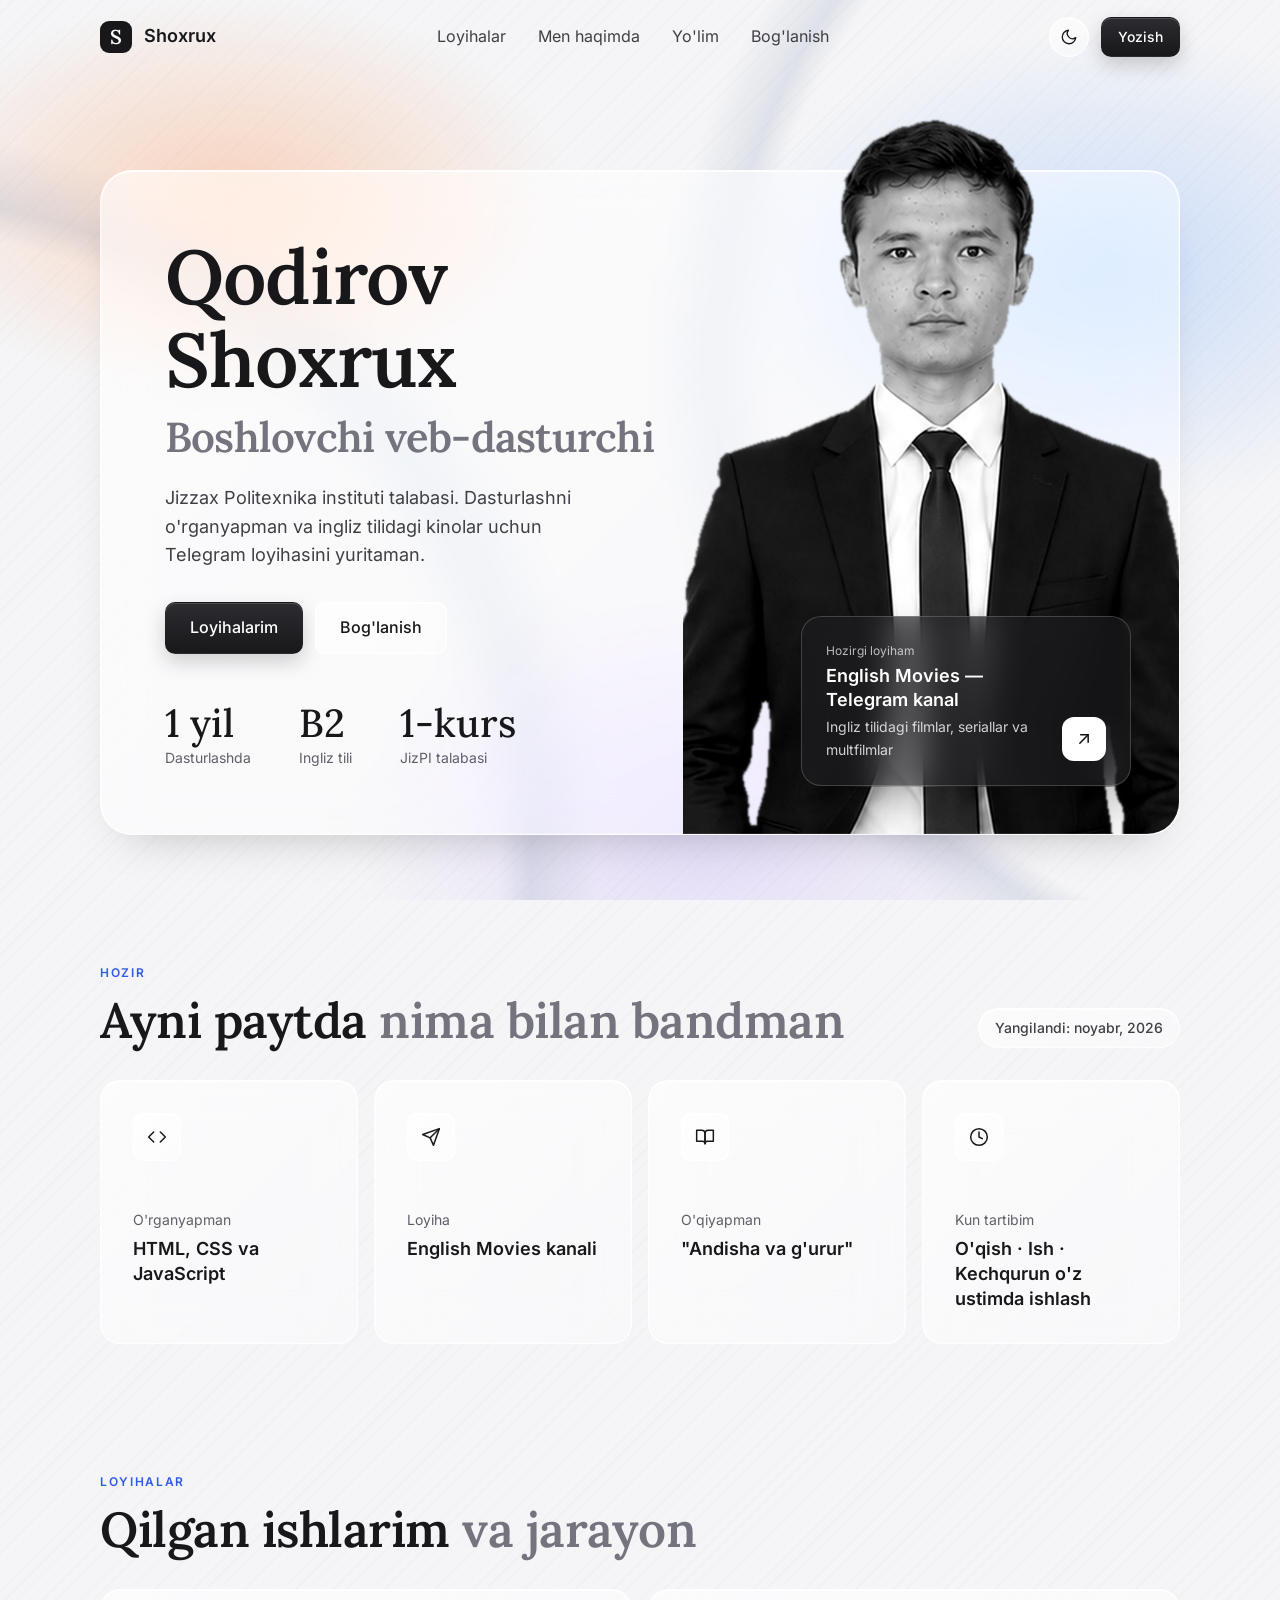
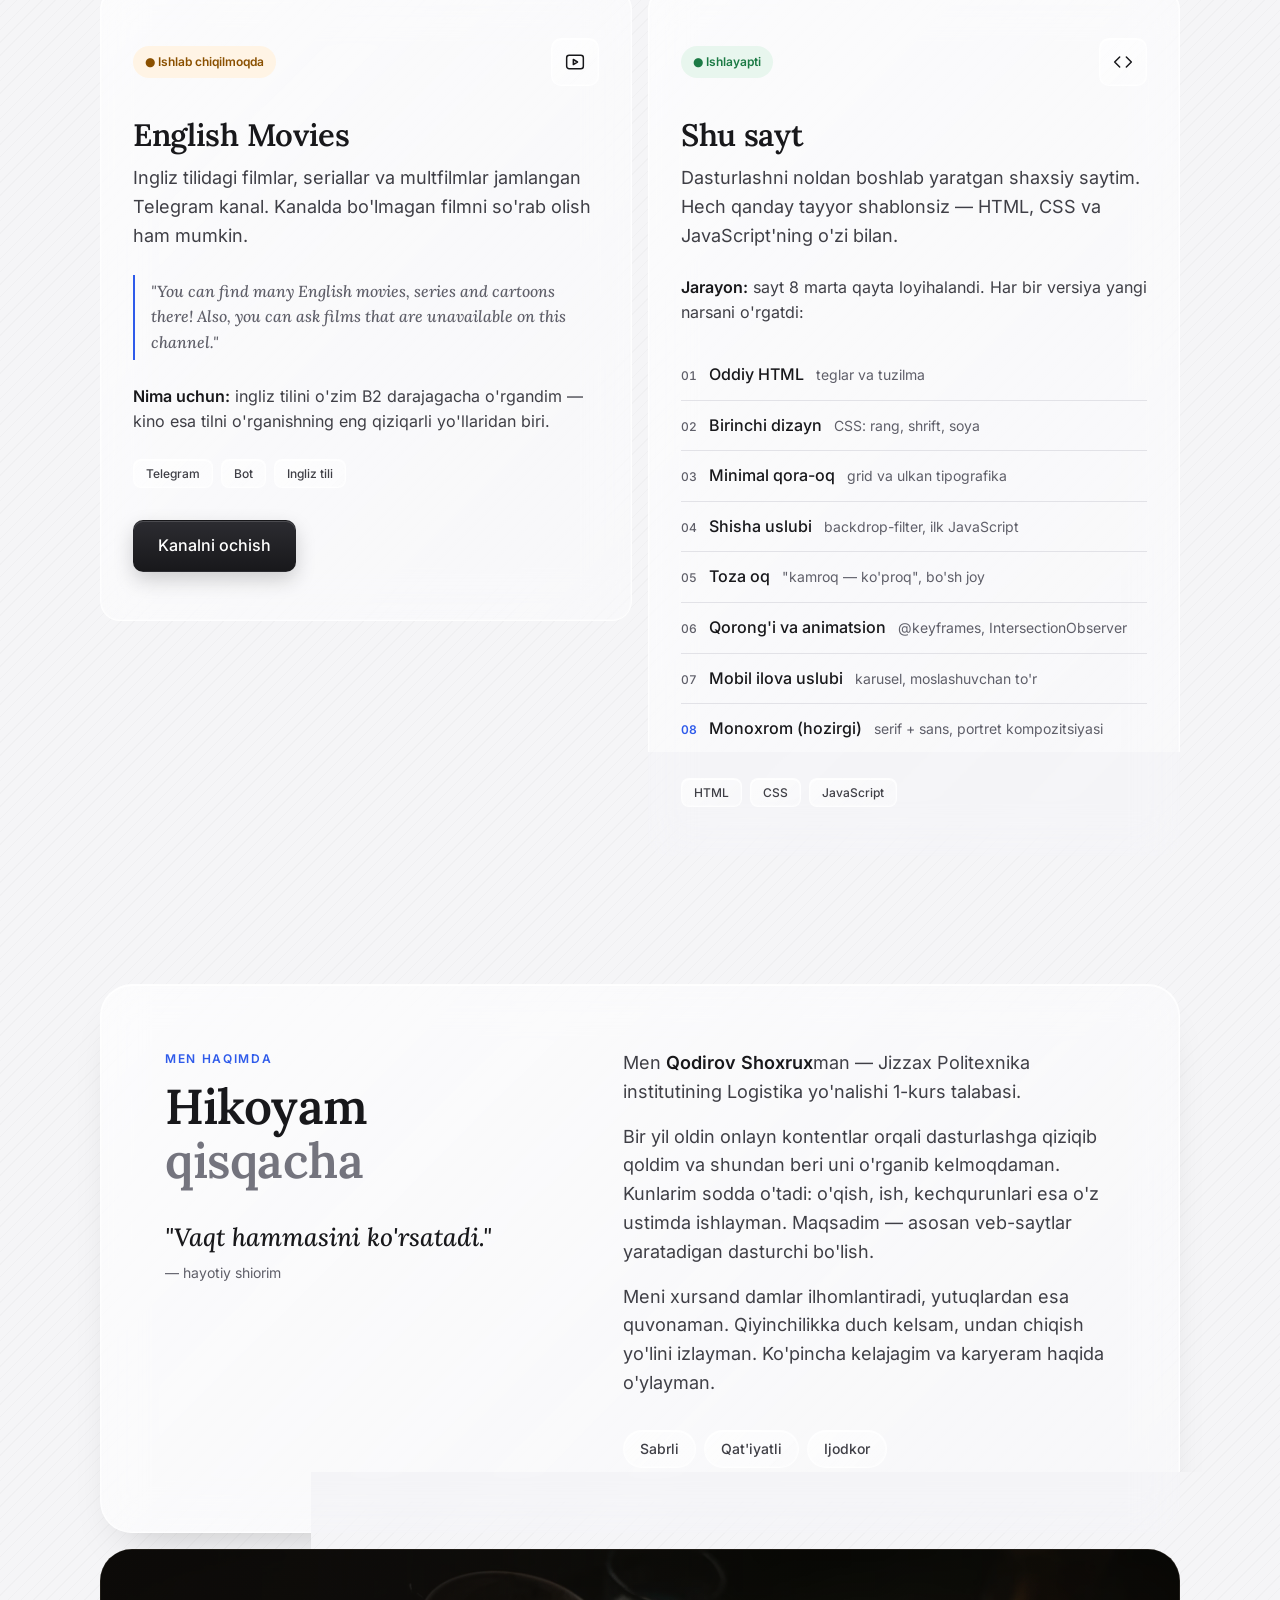
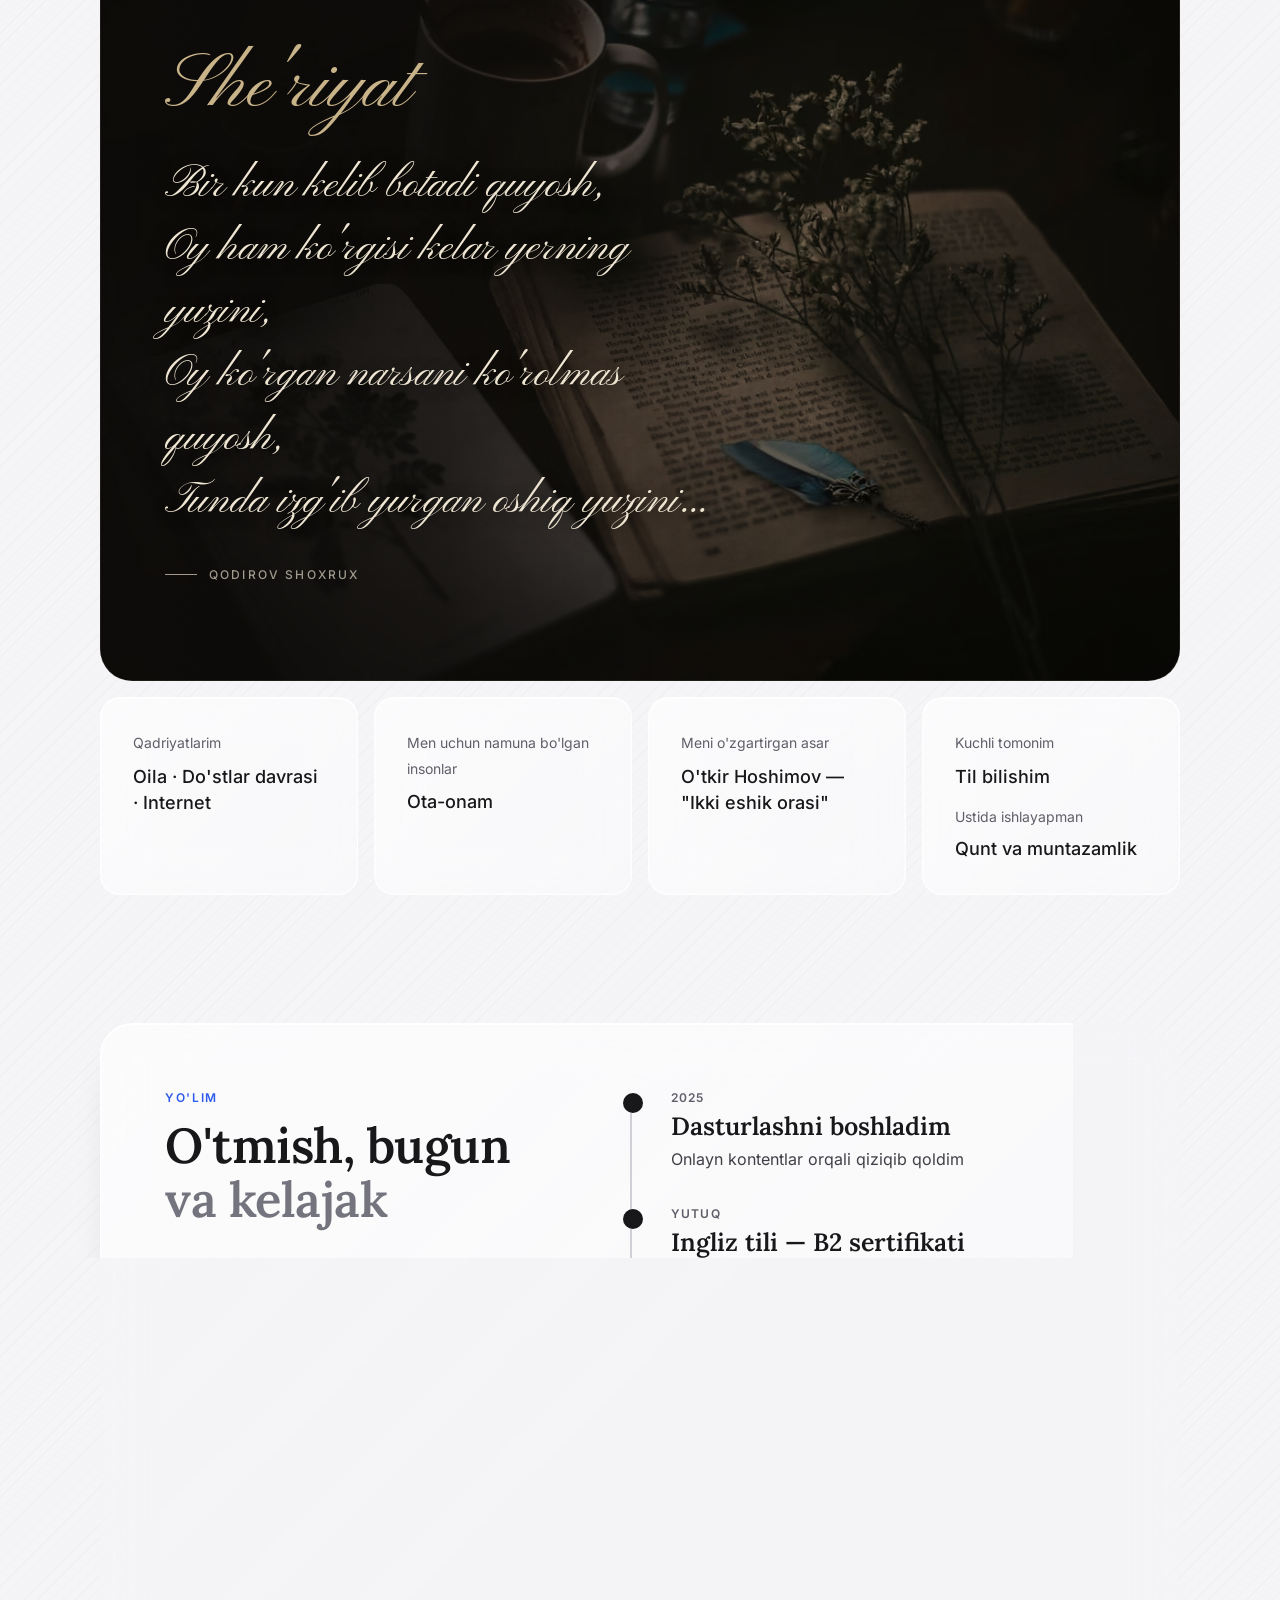
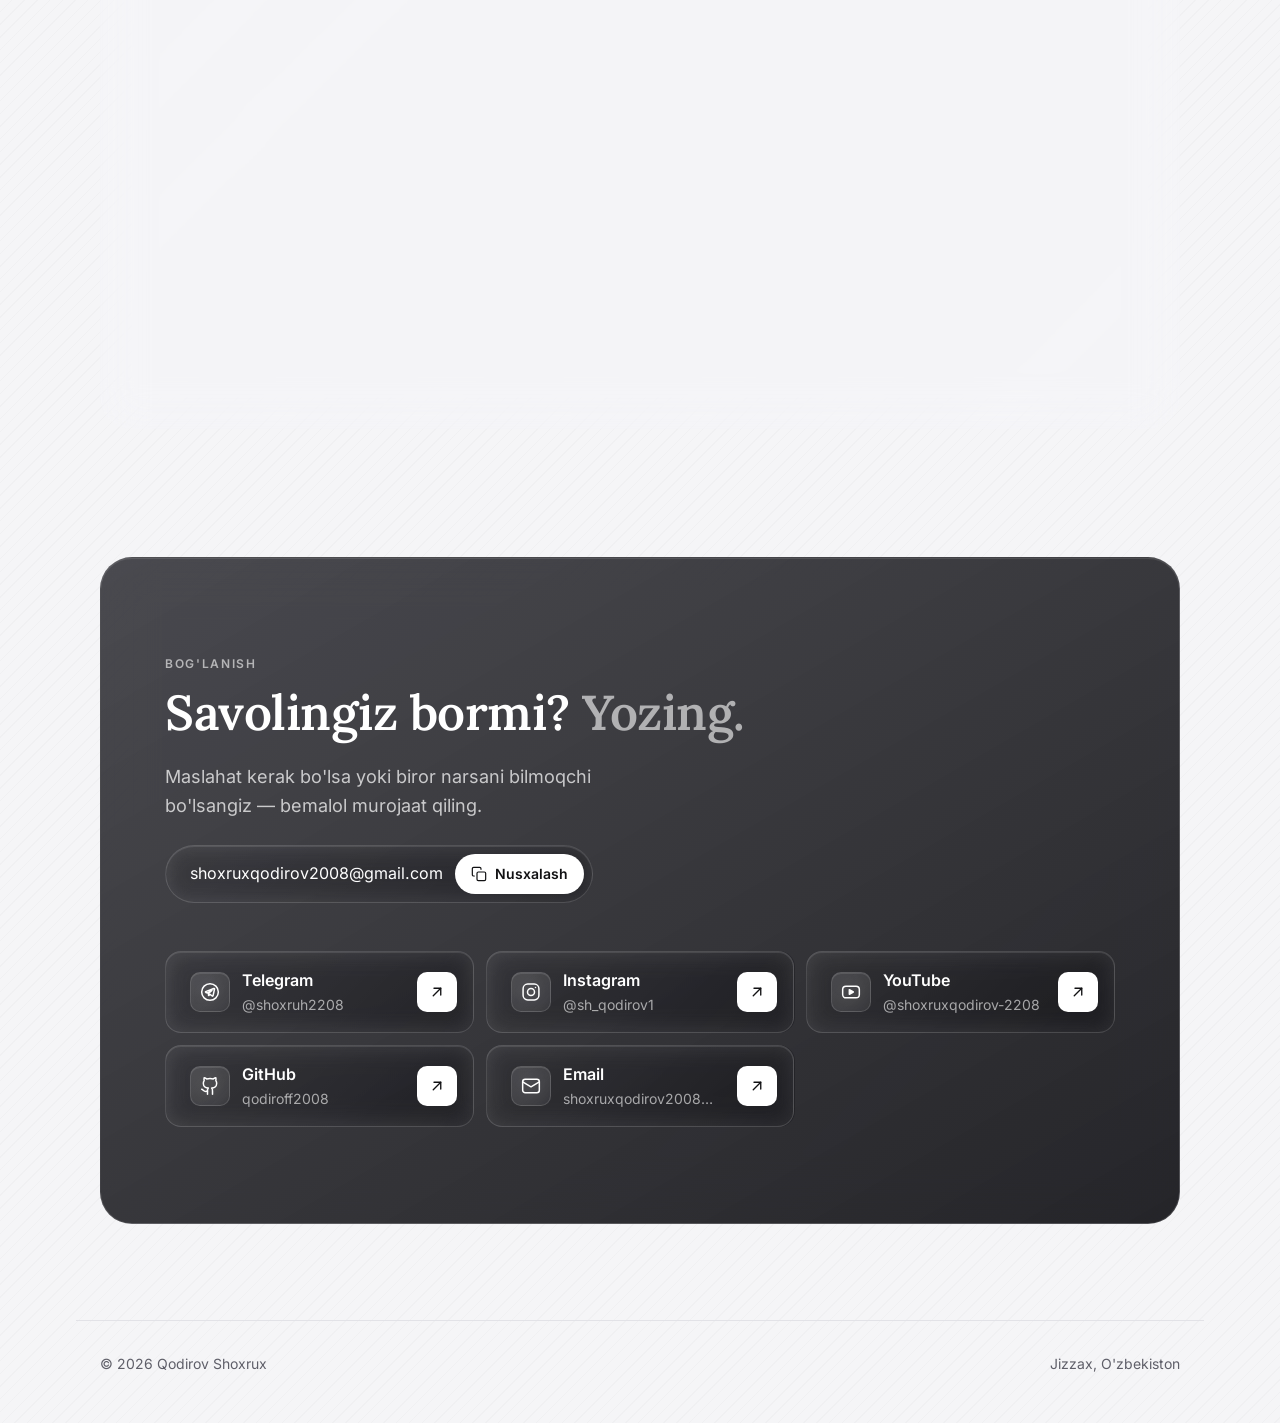
<file: index.html>
<!DOCTYPE html>
<html lang="uz">
  <head>
    <meta charset="UTF-8">
    <meta name="viewport" content="width=device-width, initial-scale=1.0">
    <title>Qodirov Shoxrux — boshlovchi veb-dasturchi</title>
    <meta name="description" content="Qodirov Shoxrux — JizPI talabasi va boshlovchi veb-dasturchi. Loyihalarim, hikoyam, she'rlarim va yo'lim.">
    <meta name="author" content="Qodirov Shoxrux">

    <!-- Saytning "asosiy" manzili (bir sahifa bir nechta manzilda ochilsa, Google qaysi biri aslligini biladi) -->
    <link rel="canonical" href="https://qodiroff2008.github.io/">

    <!-- ===== Ikonkalar ===== -->
    <link rel="icon" href="favicon.ico" sizes="48x48">
    <link rel="apple-touch-icon" href="apple-touch-icon.png">
    <link rel="manifest" href="site.webmanifest">

    <!-- ===== Ulashish (Telegram, Facebook, LinkedIn...) — Open Graph =====
         Havola yuborilganda shu sarlavha, tavsif va rasm chiqadi -->
    <meta property="og:type" content="profile">
    <meta property="og:site_name" content="Qodirov Shoxrux">
    <meta property="og:title" content="Qodirov Shoxrux — boshlovchi veb-dasturchi">
    <meta property="og:description" content="JizPI talabasi. Loyihalarim, hikoyam, she'rlarim va yo'lim.">
    <meta property="og:url" content="https://qodiroff2008.github.io/">
    <meta property="og:image" content="https://qodiroff2008.github.io/og-image.jpg">
    <meta property="og:image:width" content="1200">
    <meta property="og:image:height" content="630">
    <meta property="og:image:alt" content="Qodirov Shoxrux — boshlovchi veb-dasturchi">
    <meta property="og:locale" content="uz_UZ">
    <meta property="profile:first_name" content="Shoxrux">
    <meta property="profile:last_name" content="Qodirov">
    <!-- X (Twitter) uchun -->
    <meta name="twitter:card" content="summary_large_image">

    <!-- ===== Shriftlar — saytning o'zida. preload — eng birinchi yuklansin ===== -->
    <link rel="preload" href="fonts/inter-latin.woff2" as="font" type="font/woff2" crossorigin>
    <link rel="preload" href="fonts/lora-latin.woff2" as="font" type="font/woff2" crossorigin>

    <!-- ===== Google uchun tuzilgan ma'lumot (JSON-LD): "bu sayt — shu inson haqida" ===== -->
    <script type="application/ld+json">
    {
      "@context": "https://schema.org",
      "@type": "ProfilePage",
      "url": "https://qodiroff2008.github.io/",
      "mainEntity": {
        "@type": "Person",
        "name": "Qodirov Shoxrux",
        "alternateName": "Shoxrux Qodirov",
        "url": "https://qodiroff2008.github.io/",
        "image": "https://qodiroff2008.github.io/og-image.jpg",
        "jobTitle": "Boshlovchi veb-dasturchi",
        "affiliation": {
          "@type": "CollegeOrUniversity",
          "name": "Jizzax politexnika instituti"
        },
        "address": {
          "@type": "PostalAddress",
          "addressLocality": "Jizzax",
          "addressCountry": "UZ"
        },
        "knowsLanguage": ["uz", "en"],
        "sameAs": [
          "https://t.me/shoxruh2208",
          "https://www.instagram.com/sh_qodirov1",
          "https://www.youtube.com/@shoxruxqodirov-2208",
          "https://github.com/qodiroff2008"
        ]
      }
    }
    </script>

    <!-- Brauzerga: sayt ham yorug', ham qorong'i rejimni qo'llab-quvvatlaydi -->
    <meta name="color-scheme" content="light dark">
    <!-- Telefon brauzeri yuqori panelining rangi -->
    <meta name="theme-color" content="#f5f5f7">

    <link rel="stylesheet" href="style.css">

    <!-- Bu skript sahifa CHIZILISHIDAN OLDIN ishlaydi:
         1) "js" klassini qo'shadi (animatsiyalar uchun)
         2) Rejimni tanlaydi: avval saqlangan tanlov, bo'lmasa — qurilma sozlamasi.
         Shunda sahifa bir lahzaga ham noto'g'ri rangda "yonib" ketmaydi. -->
    <script>
      (function () {
        var d = document.documentElement;
        d.classList.add('js');
        var mavzu = null;
        try { mavzu = localStorage.getItem('mavzu'); } catch (e) {}
        if (mavzu !== 'light' && mavzu !== 'dark') {
          mavzu = window.matchMedia('(prefers-color-scheme: dark)').matches ? 'dark' : 'light';
        }
        d.setAttribute('data-theme', mavzu);
      })();
    </script>
  </head>

  <body>

    <!-- SVG "sprite": takrorlanadigan ikonkalar bir marta shu yerda chiziladi,
         keyin <use href="#..."> orqali istalgan joyda qayta ishlatiladi -->
    <svg class="sprite" aria-hidden="true">
      <symbol id="i-arrow" viewBox="0 0 24 24"><line x1="7" y1="17" x2="17" y2="7"/><polyline points="8 7 17 7 17 16"/></symbol>
      <symbol id="i-code" viewBox="0 0 24 24"><polyline points="16 18 22 12 16 6"/><polyline points="8 6 2 12 8 18"/></symbol>
    </svg>

    <!-- Klaviatura bilan kiruvchilar uchun: birinchi Tab bosilganda ko'rinadi
         va menyuni "sakrab o'tib", to'g'ridan-to'g'ri kontentga olib boradi -->
    <a class="skip-link" href="#asosiy">Kontentga o'tish</a>

    <!-- ===================================================
         MENYU
         =================================================== -->
    <header class="nav">
      <a href="#" class="logo">
        <span class="logo-mark">S</span>
        Shoxrux
      </a>

      <nav class="nav-links">
        <a href="#loyihalar">Loyihalar</a>
        <a href="#men-haqimda">Men haqimda</a>
        <a href="#yolim">Yo'lim</a>
        <a href="#boglanish">Bog'lanish</a>
      </nav>

      <div class="nav-right">
        <!-- Kunduzgi / tungi rejim tugmasi -->
        <button class="theme-toggle" type="button" aria-label="Tungi rejimni yoqish">
          <!-- Oy — kunduzgi rejimda ko'rinadi -->
          <svg class="i-moon" viewBox="0 0 24 24" aria-hidden="true"><path d="M21 12.8A9 9 0 1 1 11.2 3a7 7 0 0 0 9.8 9.8z"/></svg>
          <!-- Quyosh — tungi rejimda ko'rinadi -->
          <svg class="i-sun" viewBox="0 0 24 24" aria-hidden="true"><circle cx="12" cy="12" r="4"/><path d="M12 2v2M12 20v2M4.93 4.93l1.41 1.41M17.66 17.66l1.41 1.41M2 12h2M20 12h2M4.93 19.07l1.41-1.41M17.66 6.34l1.41-1.41"/></svg>
        </button>

        <a href="https://t.me/shoxruh2208" class="btn btn-dark btn-small">Yozish</a>

        <!-- Telefon menyusi tugmasi (faqat kichik ekranda ko'rinadi).
             aria-expanded — ekran o'quvchi dasturlarga menyu ochiq/yopiqligini aytadi -->
        <button class="menu-btn" type="button" aria-expanded="false" aria-controls="mobil-menyu" aria-label="Menyuni ochish">
          <span></span>
          <span></span>
        </button>
      </div>
    </header>


    <!-- ===================================================
         TELEFON MENYUSI — pastdan chiqadigan panel
         <dialog> — brauzerning o'zi tayyor "oyna" elementi:
         Esc bilan yopiladi, fokus ichida qoladi, orqa fon bosilmaydi.
         =================================================== -->
    <dialog class="mobile-menu" id="mobil-menyu" aria-label="Menyu">
      <div class="mm-head">
        <span class="mm-title">Menyu</span>
        <button class="mm-close" type="button" aria-label="Menyuni yopish">
          <svg viewBox="0 0 24 24" aria-hidden="true"><line x1="18" y1="6" x2="6" y2="18"/><line x1="6" y1="6" x2="18" y2="18"/></svg>
        </button>
      </div>

      <nav class="mm-links" aria-label="Bo'limlar">
        <a href="#loyihalar"><span>01</span>Loyihalar</a>
        <a href="#men-haqimda"><span>02</span>Men haqimda</a>
        <a href="#yolim"><span>03</span>Yo'lim</a>
        <a href="#boglanish"><span>04</span>Bog'lanish</a>
      </nav>

      <div class="mm-foot">
        <a href="https://t.me/shoxruh2208">Telegram</a>
        <a href="https://www.instagram.com/sh_qodirov1">Instagram</a>
        <a href="https://github.com/qodiroff2008">GitHub</a>
      </div>
    </dialog>


    <main class="container" id="asosiy" tabindex="-1">

      <!-- ===================================================
           1. HERO — kim, nima qiladi, nima qilish mumkin
           =================================================== -->
      <section class="hero">
        <div class="hero-text">
          <h1>
            Qodirov Shoxrux
            <span class="muted">Boshlovchi veb-dasturchi</span>
          </h1>

          <p class="hero-sub">
            Jizzax Politexnika instituti talabasi. Dasturlashni o'rganyapman va
            ingliz tilidagi kinolar uchun Telegram loyihasini yuritaman.
          </p>

          <div class="hero-buttons">
            <a href="#loyihalar" class="btn btn-dark">Loyihalarim</a>
            <a href="#boglanish" class="btn btn-light">Bog'lanish</a>
          </div>

          <div class="stats">
            <div class="stat">
              <strong>1 yil</strong>
              <span>Dasturlashda</span>
            </div>
            <div class="stat">
              <strong>B2</strong>
              <span>Ingliz tili</span>
            </div>
            <div class="stat">
              <strong>1-kurs</strong>
              <span>JizPI talabasi</span>
            </div>
          </div>
        </div>

        <!-- <picture> — brauzer o'zi qo'llab-quvvatlaydigan eng ixcham formatni tanlaydi:
             AVIF (eng kichik) → bo'lmasa WebP.
             width/height — rasm yuklanguncha joyi oldindan ajratiladi (sahifa "sakramaydi").
             fetchpriority="high" — bu sahifadagi eng muhim rasm, birinchi yuklansin. -->
        <div class="hero-photo">
          <picture>
            <source srcset="figura.avif" type="image/avif">
            <img src="figura.webp" alt="Qodirov Shoxrux kostyumda" width="918" height="1200" fetchpriority="high">
          </picture>
        </div>

        <a href="https://t.me/englishmovs2208" class="float-card">
          <span class="fc-label">Hozirgi loyiham</span>
          <strong>English Movies — Telegram kanal</strong>
          <span class="fc-text">Ingliz tilidagi filmlar, seriallar va multfilmlar</span>
          <span class="fc-arrow" aria-hidden="true">
            <svg aria-hidden="true"><use href="#i-arrow"/></svg>
          </span>
        </a>
      </section>


      <!-- ===================================================
           2. HOZIR — ixcham tasma
           =================================================== -->
      <section class="reveal" id="hozir">
        <div class="section-head">
          <div>
            <p class="label">Hozir</p>
            <h2>Ayni paytda <span class="muted">nima bilan bandman</span></h2>
          </div>
          <span class="badge">Yangilandi: noyabr, 2026</span>
        </div>

        <div class="now-grid">
          <div class="now-item card">
            <span class="icon-box"><svg aria-hidden="true"><use href="#i-code"/></svg></span>
            <span class="now-kind">O'rganyapman</span>
            <strong>HTML, CSS va JavaScript</strong>
          </div>
          <div class="now-item card">
            <span class="icon-box"><svg aria-hidden="true" viewBox="0 0 24 24"><path d="M22 2 11 13"/><path d="M22 2 15 22 11 13 2 9 22 2z"/></svg></span>
            <span class="now-kind">Loyiha</span>
            <strong>English Movies kanali</strong>
          </div>
          <div class="now-item card">
            <span class="icon-box"><svg aria-hidden="true" viewBox="0 0 24 24"><path d="M2 4h6a4 4 0 0 1 4 4v12a3 3 0 0 0-3-3H2z"/><path d="M22 4h-6a4 4 0 0 0-4 4v12a3 3 0 0 1 3-3h7z"/></svg></span>
            <span class="now-kind">O'qiyapman</span>
            <strong>"Andisha va g'urur"</strong>
          </div>
          <div class="now-item card">
            <span class="icon-box"><svg aria-hidden="true" viewBox="0 0 24 24"><circle cx="12" cy="12" r="10"/><polyline points="12 6 12 12 16 14"/></svg></span>
            <span class="now-kind">Kun tartibim</span>
            <strong>O'qish · Ish · Kechqurun o'z ustimda ishlash</strong>
          </div>
        </div>
      </section>


      <!-- ===================================================
           3. LOYIHALAR
           =================================================== -->
      <section class="reveal" id="loyihalar">
        <div class="section-head">
          <div>
            <p class="label">Loyihalar</p>
            <h2>Qilgan ishlarim <span class="muted">va jarayon</span></h2>
          </div>
        </div>

        <div class="projects">

          <!-- (a) English Movies -->
          <article class="project card">
            <div class="project-top">
              <span class="status">● Ishlab chiqilmoqda</span>
              <span class="icon-box"><svg aria-hidden="true" viewBox="0 0 24 24"><rect x="2" y="4" width="20" height="16" rx="3"/><polygon points="10 9 15 12 10 15"/></svg></span>
            </div>

            <h3>English Movies</h3>
            <p class="project-desc">
              Ingliz tilidagi filmlar, seriallar va multfilmlar jamlangan Telegram kanal.
              Kanalda bo'lmagan filmni so'rab olish ham mumkin.
            </p>

            <!-- Kanalning o'zidagi asl tavsif -->
            <blockquote class="original" lang="en">
              "You can find many English movies, series and cartoons there! Also, you can
              ask films that are unavailable on this channel."
            </blockquote>

            <p class="project-why">
              <strong>Nima uchun:</strong> ingliz tilini o'zim B2 darajagacha o'rgandim —
              kino esa tilni o'rganishning eng qiziqarli yo'llaridan biri.
            </p>

            <div class="tags">
              <span class="tag">Telegram</span>
              <span class="tag">Bot</span>
              <span class="tag">Ingliz tili</span>
            </div>

            <a href="https://t.me/englishmovs2208" class="btn btn-dark project-btn">Kanalni ochish</a>
          </article>

          <!-- (b) Shu sayt -->
          <article class="project card">
            <div class="project-top">
              <span class="status status-done">● Ishlayapti</span>
              <span class="icon-box"><svg aria-hidden="true"><use href="#i-code"/></svg></span>
            </div>

            <h3>Shu sayt</h3>
            <p class="project-desc">
              Dasturlashni noldan boshlab yaratgan shaxsiy saytim. Hech qanday tayyor
              shablonsiz — HTML, CSS va JavaScript'ning o'zi bilan.
            </p>

            <p class="project-why">
              <strong>Jarayon:</strong> sayt 8 marta qayta loyihalandi. Har bir versiya
              yangi narsani o'rgatdi:
            </p>

            <ol class="versions">
              <li><span>01</span>Oddiy HTML <em>teglar va tuzilma</em></li>
              <li><span>02</span>Birinchi dizayn <em>CSS: rang, shrift, soya</em></li>
              <li><span>03</span>Minimal qora-oq <em>grid va ulkan tipografika</em></li>
              <li><span>04</span>Shisha uslubi <em>backdrop-filter, ilk JavaScript</em></li>
              <li><span>05</span>Toza oq <em>"kamroq — ko'proq", bo'sh joy</em></li>
              <li><span>06</span>Qorong'i va animatsion <em>@keyframes, IntersectionObserver</em></li>
              <li><span>07</span>Mobil ilova uslubi <em>karusel, moslashuvchan to'r</em></li>
              <li><span>08</span>Monoxrom (hozirgi) <em>serif + sans, portret kompozitsiyasi</em></li>
            </ol>

            <div class="tags">
              <span class="tag">HTML</span>
              <span class="tag">CSS</span>
              <span class="tag">JavaScript</span>
            </div>
          </article>

        </div>
      </section>


      <!-- ===================================================
           4. MEN HAQIMDA + SHE'R
           =================================================== -->
      <section class="split panel reveal" id="men-haqimda">
        <div>
          <p class="label">Men haqimda</p>
          <h2>Hikoyam <span class="muted">qisqacha</span></h2>
          <p class="motto">"Vaqt hammasini ko'rsatadi."<span>— hayotiy shiorim</span></p>
        </div>

        <div class="prose">
          <p>
            Men <strong>Qodirov Shoxrux</strong>man — Jizzax Politexnika institutining
            Logistika yo'nalishi 1-kurs talabasi.
          </p>
          <p>
            Bir yil oldin onlayn kontentlar orqali dasturlashga qiziqib qoldim va shundan
            beri uni o'rganib kelmoqdaman. Kunlarim sodda o'tadi: o'qish, ish, kechqurunlari
            esa o'z ustimda ishlayman. Maqsadim — asosan veb-saytlar yaratadigan dasturchi bo'lish.
          </p>
          <p>
            Meni xursand damlar ilhomlantiradi, yutuqlardan esa quvonaman. Qiyinchilikka
            duch kelsam, undan chiqish yo'lini izlayman. Ko'pincha kelajagim va karyeram
            haqida o'ylayman.
          </p>
          <div class="chips">
            <span class="chip">Sabrli</span>
            <span class="chip">Qat'iyatli</span>
            <span class="chip">Ijodkor</span>
          </div>
        </div>
      </section>

      <!-- She'r — sahifaning eng yorqin lahzasi -->
      <!-- ===================================================
           SHE'R — "dark academia": haqiqiy fotosurat ustida she'r
           =================================================== -->
      <figure class="poem" aria-labelledby="poem-label">
        <!-- Fon surati (pero suratning o'ziga joylangan). alt="" — sof bezak, ma'nosi she'rning o'zida.
             srcset/sizes — brauzer ekran o'lchamiga mos faylni o'zi tanlaydi.
             loading="lazy" — bo'limga yaqinlashgandagina yuklanadi. -->
        <picture class="poem-bg">
          <source type="image/avif"
                  srcset="sheriyat-1200.avif 1200w, sheriyat-2000.avif 2000w"
                  sizes="(max-width: 1128px) 100vw, 1080px">
          <img src="sheriyat-1200.webp"
               srcset="sheriyat-1200.webp 1200w, sheriyat-2000.webp 2000w"
               sizes="(max-width: 1128px) 100vw, 1080px"
               alt="" width="2000" height="1331" loading="lazy" decoding="async">
        </picture>

        <div class="poem-content">
          <h3 class="poem-title" id="poem-label">She'riyat</h3>
          <blockquote>
            <!-- Har bir misra alohida qatorda -->
            <p>
              <span class="line">Bir kun kelib botadi quyosh,</span>
              <span class="line">Oy ham ko'rgisi kelar yerning yuzini,</span>
              <span class="line">Oy ko'rgan narsani ko'rolmas quyosh,</span>
              <span class="line">Tunda izg'ib yurgan oshiq yuzini...</span>
            </p>
          </blockquote>

          <figcaption class="poem-author">Qodirov Shoxrux</figcaption>
        </div>

      </figure>

      <!-- Qadriyatlar — 4 ta asosiy -->
      <div class="values reveal">
        <div class="card mini">
          <span class="mini-kind">Qadriyatlarim</span>
          <p>Oila · Do'stlar davrasi · Internet</p>
        </div>
        <div class="card mini">
          <span class="mini-kind">Men uchun namuna bo'lgan insonlar</span>
          <p>Ota-onam</p>
        </div>
        <div class="card mini">
          <span class="mini-kind">Meni o'zgartirgan asar</span>
          <p>O'tkir Hoshimov — "Ikki eshik orasi"</p>
        </div>
        <div class="card mini">
          <span class="mini-kind">Kuchli tomonim</span>
          <p>Til bilishim</p>
          <span class="mini-kind mini-kind-2">Ustida ishlayapman</span>
          <p>Qunt va muntazamlik</p>
        </div>
      </div>


      <!-- ===================================================
           5. YO'LIM — o'tmish → bugun → kelajak + qiziqishlar
           =================================================== -->
      <section class="split panel reveal" id="yolim">
        <div>
          <p class="label">Yo'lim</p>
          <h2>O'tmish, bugun <span class="muted">va kelajak</span></h2>

          <div class="side-lists">
            <div>
              <p class="label">Sevimli o'yinlar</p>
              <ol class="list">
                <li><span>01</span>EA FC 26</li>
                <li><span>02</span>PES 2017</li>
                <li><span>03</span>CS 2</li>
              </ol>
            </div>
            <div>
              <p class="label">Futbol</p>
              <dl class="facts">
                <div><dt>Pozitsiyam</dt><dd>Himoyachi</dd></div>
                <div><dt>Jamoa</dt><dd>Real Madrid</dd></div>
                <div><dt>Futbolchi</dt><dd>Ronaldo</dd></div>
              </dl>
            </div>
            <div>
              <p class="label">Ish qurolim</p>
              <dl class="facts">
                <div><dt>Noutbuk</dt><dd>Acer, Core i3</dd></div>
                <div><dt>Muharrir</dt><dd>VS Code</dd></div>
                <div><dt>Telefon</dt><dd>iPhone</dd></div>
              </dl>
            </div>
          </div>
        </div>

        <ol class="timeline">
          <li class="past">
            <span class="t-when">2025</span>
            <strong>Dasturlashni boshladim</strong>
            <span class="t-desc">Onlayn kontentlar orqali qiziqib qoldim</span>
          </li>
          <li class="past">
            <span class="t-when">Yutuq</span>
            <strong>Ingliz tili — B2 sertifikati</strong>
            <span class="t-desc">Milliy sertifikat, 63 ball</span>
          </li>
          <li class="past">
            <span class="t-when">2026, yoz</span>
            <strong>Talaba bo'ldim</strong>
            <span class="t-desc">Jizzax Politexnika instituti, Logistika yo'nalishi</span>
          </li>
          <li class="now">
            <span class="t-when">2026, noyabr · hozir</span>
            <strong>Shaxsiy saytimni yaratdim</strong>
            <span class="t-desc">Va English Movies kanali ustida ishlayapman</span>
          </li>
          <li>
            <span class="t-when">1 yildan so'ng</span>
            <strong>Professional dasturchi</strong>
            <span class="t-desc">Asosan veb-saytlar yaratuvchisi</span>
          </li>
          <li>
            <span class="t-when">5 yildan so'ng</span>
            <strong>Mustaqil inson</strong>
          </li>
          <li>
            <span class="t-when">Orzu loyiha</span>
            <strong>Ochiq dunyo o'yini</strong>
            <span class="t-desc">GTA va Call of Duty kabi</span>
          </li>
          <li>
            <span class="t-when">Katta orzu</span>
            <strong>Jamiyatda o'z o'rniga ega inson bo'lish</strong>
          </li>
        </ol>
      </section>


      <!-- ===================================================
           6. BOG'LANISH
           =================================================== -->
      <section class="contact reveal" id="boglanish">
        <div class="contact-head">
          <p class="label label-light">Bog'lanish</p>
          <h2>Savolingiz bormi? <span class="muted-light">Yozing.</span></h2>
          <p class="contact-sub">
            Maslahat kerak bo'lsa yoki biror narsani bilmoqchi bo'lsangiz — bemalol murojaat qiling.
          </p>

          <!-- Email manzilini bir bosishda nusxalash -->
          <div class="copy-row">
            <span class="copy-email">shoxruxqodirov2008@gmail.com</span>
            <button class="copy-btn" type="button" data-copy="shoxruxqodirov2008@gmail.com">
              <svg viewBox="0 0 24 24" aria-hidden="true"><rect x="9" y="9" width="13" height="13" rx="2"/><path d="M5 15H4a2 2 0 0 1-2-2V4a2 2 0 0 1 2-2h9a2 2 0 0 1 2 2v1"/></svg>
              <span class="copy-text">Nusxalash</span>
            </button>
          </div>
        </div>

        <div class="contact-grid">
          <a href="https://t.me/shoxruh2208" class="contact-link">
            <span class="cl-main"><span class="cl-icon cl-telegram" aria-hidden="true"><svg viewBox="0 0 24 24" aria-hidden="true"><circle cx="12" cy="12" r="10"/><path d="M6.8 11.6 16.6 7.8c.5-.2.9.1.8.7l-1.7 7.9c-.1.5-.6.7-1 .4l-2.7-2-1.3 1.3c-.2.2-.5.1-.5-.2v-2.1l4.1-3.7-5.1 3.1-2.3-.7c-.5-.2-.5-.7-.1-.9z"/></svg></span><span class="cl-text"><strong>Telegram</strong><small>@shoxruh2208</small></span></span>
            <span class="fc-arrow" aria-hidden="true"><svg aria-hidden="true"><use href="#i-arrow"/></svg></span>
          </a>
          <a href="https://www.instagram.com/sh_qodirov1" class="contact-link">
            <span class="cl-main"><span class="cl-icon cl-instagram" aria-hidden="true"><svg viewBox="0 0 24 24" aria-hidden="true"><rect x="2.5" y="2.5" width="19" height="19" rx="5.5"/><circle cx="12" cy="12" r="4.2"/><circle cx="17.4" cy="6.6" r="0.9" fill="currentColor" stroke="none"/></svg></span><span class="cl-text"><strong>Instagram</strong><small>@sh_qodirov1</small></span></span>
            <span class="fc-arrow" aria-hidden="true"><svg aria-hidden="true"><use href="#i-arrow"/></svg></span>
          </a>
          <a href="https://www.youtube.com/@shoxruxqodirov-2208" class="contact-link">
            <span class="cl-main"><span class="cl-icon cl-youtube" aria-hidden="true"><svg viewBox="0 0 24 24" aria-hidden="true"><rect x="2" y="5" width="20" height="14" rx="4"/><path d="M10 9.2v5.6l4.8-2.8z" fill="currentColor"/></svg></span><span class="cl-text"><strong>YouTube</strong><small>@shoxruxqodirov-2208</small></span></span>
            <span class="fc-arrow" aria-hidden="true"><svg aria-hidden="true"><use href="#i-arrow"/></svg></span>
          </a>
          <a href="https://github.com/qodiroff2008" class="contact-link">
            <span class="cl-main"><span class="cl-icon cl-github" aria-hidden="true"><svg viewBox="0 0 24 24" aria-hidden="true"><path d="M15 22v-4a4.8 4.8 0 0 0-1-3.5c3 0 6-2 6-5.5.08-1.25-.27-2.48-1-3.5.28-1.15.28-2.35 0-3.5 0 0-1 0-3 1.5-2.64-.5-5.36-.5-8 0C6 2 5 2 5 2c-.3 1.15-.3 2.35 0 3.5A5.403 5.403 0 0 0 4 9c0 3.5 3 5.5 6 5.5-.39.49-.68 1.05-.85 1.65-.17.6-.22 1.23-.15 1.85v4"/><path d="M9 18c-4.51 2-5-2-7-2"/></svg></span><span class="cl-text"><strong>GitHub</strong><small>qodiroff2008</small></span></span>
            <span class="fc-arrow" aria-hidden="true"><svg aria-hidden="true"><use href="#i-arrow"/></svg></span>
          </a>
          <a href="mailto:shoxruxqodirov2008@gmail.com" class="contact-link">
            <span class="cl-main"><span class="cl-icon cl-email" aria-hidden="true"><svg viewBox="0 0 24 24" aria-hidden="true"><rect x="2" y="4" width="20" height="16" rx="3"/><path d="m22 7-10 6L2 7"/></svg></span><span class="cl-text"><strong>Email</strong><small>shoxruxqodirov2008@gmail.com</small></span></span>
            <span class="fc-arrow" aria-hidden="true"><svg aria-hidden="true"><use href="#i-arrow"/></svg></span>
          </a>
        </div>
      </section>

    </main>


    <footer class="footer">
      <span>© 2026 Qodirov Shoxrux</span>
      <span>Jizzax, O'zbekiston</span>
    </footer>


    <!-- Tepaga qaytish tugmasi (pastga aylantirganda paydo bo'ladi) -->
    <a href="#" class="to-top" aria-label="Sahifa boshiga qaytish">
      <svg viewBox="0 0 24 24" aria-hidden="true"><line x1="12" y1="19" x2="12" y2="5"/><polyline points="5 12 12 5 19 12"/></svg>
    </a>

    <!-- Kichik xabarcha ("Nusxalandi ✓").
         aria-live — ekran o'quvchi dasturlar bu yerdagi o'zgarishni ovoz chiqarib o'qiydi -->
    <div class="toast" role="status" aria-live="polite"></div>

    <script src="script.js"></script>
  </body>
</html>
</file>
<file: style.css>
/*
  ============================================================
  SHOXRUX — shaxsiy sayt dizayni
  ------------------------------------------------------------
  DIZAYN TIZIMI (tokenlar)
  Saytdagi BARCHA o'lcham, rang va masofalar shu yerdagi
  o'zgaruvchilardan olinadi. Tasodifiy raqamlar ishlatilmaydi.

  • Masofa shkalasi: 4 · 8 · 12 · 16 · 24 · 32 · 48 · 64 · 96 · 128
  • Shrift shkalasi: 1.25 nisbat (12 → 76px)
  • Radiuslar: 10 · 20 · 32 · to'liq yumaloq
  • Ranglar: ma'nosiga qarab nomlangan ("fon", "matn"...),
    shuning uchun tungi rejim faqat ranglarni almashtiradi.
  ============================================================
*/


/* ============================================================
   0. SHRIFTLAR — saytning o'zida saqlanadi (fonts/ papkasi)
   Tashqi serverga so'rov yo'q — tezroq va ishonchliroq.
   Har bir fayl "o'zgaruvchan" (variable): bitta faylda barcha qalinliklar bor.
   font-display: swap — shrift yuklanguncha matn oddiy shriftda ko'rinib turadi.
   ============================================================ */
@font-face {
  font-family: 'Inter';
  font-style: normal;
  font-weight: 400 600;
  font-display: swap;
  src: url('fonts/inter-latin.woff2') format('woff2');
}

@font-face {
  font-family: 'Lora';
  font-style: normal;
  font-weight: 500 600;
  font-display: swap;
  src: url('fonts/lora-latin.woff2') format('woff2');
}

@font-face {
  font-family: 'Lora';
  font-style: italic;
  font-weight: 500;
  font-display: swap;
  src: url('fonts/lora-italic-latin.woff2') format('woff2');
}


/* ============================================================
   1. TOKENLAR
   ============================================================ */
:root {
  /* --- Masofa --- */
  --s-1: 4px;
  --s-2: 8px;
  --s-3: 12px;
  --s-4: 16px;
  --s-5: 24px;
  --s-6: 32px;
  --s-7: 48px;
  --s-8: 64px;
  --s-9: 96px;
  --s-10: 128px;

  /* --- Shrift o'lchamlari (har biri oldingisidan ~1.25 marta katta) --- */
  --t-xs: 12px;
  --t-sm: 14px;
  --t-md: 16px;
  --t-lg: 18px;
  --t-xl: 20px;
  --t-2xl: 25px;
  --t-3xl: 31px;
  --t-4xl: 39px;
  --t-5xl: 49px;
  --t-6xl: 61px;
  --t-7xl: 76px;

  /* --- Shriftlar --- */
  --serif: 'Lora', Georgia, serif;
  --sans: 'Inter', system-ui, -apple-system, 'Segoe UI', Arial, sans-serif;

  /* --- Radiuslar --- */
  --r-sm: 10px;
  --r-md: 20px;
  --r-lg: 32px;
  --r-full: 999px;

  /* --- Harakat --- */
  --silliq: cubic-bezier(0.2, 0.7, 0.2, 1);
  --tez: 0.2s;
  --orta: 0.4s;
  --sekin: 0.9s;

  /* --- RANGLAR: KUNDUZGI REJIM ---
     Kontrast WCAG talabiga mos: oddiy matn ≥ 4.5:1, katta sarlavha ≥ 3:1 */
  --bg: #f5f5f7;                 /* sahifa foni */
  --bg-line: rgba(0, 0, 0, 0.02);/* fondagi qiya chiziqlar */
  --surface: #ffffff;            /* kartochkalar */
  --surface-2: #ebebef;          /* katta panellar */
  --surface-3: #f2f2f5;          /* ikonka qutilari, teglar */
  --hero-end: #d8d8de;           /* hero paneli o'ng tomoni */
  --border: #e2e2e7;
  --border-strong: #cfcfd6;

  --text: #18181b;               /* asosiy matn — 17:1 */
  --text-2: #3f3f46;             /* paragraflar — 10:1 */
  --text-3: #5f5f69;             /* kichik kulrang matn — 5.3:1 (avval 2.8:1 edi) */
  --text-4: #74747e;             /* faqat katta sarlavhalarning kulrang qismi — 3.6:1 */

  --accent: #2f5bea;             /* yagona urg'u rangi — chuqur ko'k */
  --accent-soft: rgba(47, 91, 234, 0.12);

  --btn-bg: #18181b;             /* asosiy tugma */
  --btn-bg-2: #2c2c31;
  --btn-text: #ffffff;

  /* Qorong'i (teskari) panellar: she'r va bog'lanish */
  --inv-bg-1: #222226;
  --inv-bg-2: #0e0e10;
  --inv-text: #ffffff;
  --inv-text-2: rgba(255, 255, 255, 0.72);
  --inv-text-3: rgba(255, 255, 255, 0.6);
  --inv-surface: rgba(255, 255, 255, 0.06);
  --inv-border: rgba(255, 255, 255, 0.12);

  --warn-bg: #fff4e5;
  --warn-text: #8a5000;
  --ok-bg: #e8f6ee;
  --ok-text: #1c7a45;

  --shadow: 0 16px 32px -14px rgba(0, 0, 0, 0.18);
  --shadow-btn: 0 8px 20px rgba(0, 0, 0, 0.18);
  --photo-filter: none;            /* rasm allaqachon qora-oq qilib tayyorlangan */
}


/* --- RANGLAR: TUNGI REJIM ---
   Ikki holatda yoqiladi:
   1) foydalanuvchi tugmani bosganda (data-theme="dark")
   2) JavaScript ishlamasa — qurilma tungi rejimda bo'lsa */
:root[data-theme="dark"] {
  --bg: #0e0e11;
  --bg-line: rgba(255, 255, 255, 0.022);
  --surface: #18181c;
  --surface-2: #141418;
  --surface-3: #222228;
  --hero-end: #24242b;
  --border: #2a2a31;
  --border-strong: #3a3a42;

  --text: #f2f2f4;
  --text-2: #c4c4cc;
  --text-3: #9d9da8;
  --text-4: #81818c;

  --accent: #7c9cff;
  --accent-soft: rgba(124, 156, 255, 0.16);

  --btn-bg: #f2f2f4;
  --btn-bg-2: #ffffff;
  --btn-text: #111113;

  --inv-bg-1: #23232a;
  --inv-bg-2: #19191e;
  --inv-surface: rgba(255, 255, 255, 0.05);
  --inv-border: rgba(255, 255, 255, 0.1);

  --warn-bg: rgba(255, 170, 60, 0.14);
  --warn-text: #ffc078;
  --ok-bg: rgba(60, 200, 120, 0.14);
  --ok-text: #7ee2a8;

  --shadow: 0 0 0 1px rgba(255, 255, 255, 0.06);
  --shadow-btn: 0 8px 20px rgba(0, 0, 0, 0.4);
  --photo-filter: brightness(0.95);
}

@media (prefers-color-scheme: dark) {
  :root:not([data-theme="light"]) {
    --bg: #0e0e11;
    --bg-line: rgba(255, 255, 255, 0.022);
    --surface: #18181c;
    --surface-2: #141418;
    --surface-3: #222228;
    --hero-end: #24242b;
    --border: #2a2a31;
    --border-strong: #3a3a42;
    --text: #f2f2f4;
    --text-2: #c4c4cc;
    --text-3: #9d9da8;
    --text-4: #81818c;
    --accent: #7c9cff;
    --accent-soft: rgba(124, 156, 255, 0.16);
    --btn-bg: #f2f2f4;
    --btn-bg-2: #ffffff;
    --btn-text: #111113;
    --inv-bg-1: #23232a;
    --inv-bg-2: #19191e;
    --inv-surface: rgba(255, 255, 255, 0.05);
    --inv-border: rgba(255, 255, 255, 0.1);
    --warn-bg: rgba(255, 170, 60, 0.14);
    --warn-text: #ffc078;
    --ok-bg: rgba(60, 200, 120, 0.14);
    --ok-text: #7ee2a8;
    --shadow: 0 0 0 1px rgba(255, 255, 255, 0.06);
    --shadow-btn: 0 8px 20px rgba(0, 0, 0, 0.4);
    --photo-filter: brightness(0.95);
  }
}


/* ============================================================
   2. UMUMIY QOIDALAR
   ============================================================ */
* {
  box-sizing: border-box;
}

html {
  scroll-behavior: smooth;
}

body {
  margin: 0;
  font-family: var(--sans);
  font-size: var(--t-md);
  color: var(--text);
  line-height: 1.6;
  -webkit-font-smoothing: antialiased;
  overflow-x: hidden;
  background-color: var(--bg);
  background-image: repeating-linear-gradient(
    135deg,
    var(--bg-line) 0 1px,
    transparent 1px 9px
  );
}

a {
  color: inherit;
  text-decoration: none;
}

h1, h2, h3 {
  margin: 0;
  font-family: var(--serif);
  font-weight: 600;
  letter-spacing: -0.01em;
  line-height: 1.1;
}

h2 {
  font-size: clamp(var(--t-3xl), 4vw, var(--t-5xl));
}

/* Sarlavhalarning kulrang qismi (faqat katta matnda ishlatiladi) */
.muted {
  color: var(--text-4);
}

svg {
  width: 20px;
  height: 20px;
  fill: none;
  stroke: currentColor;
  stroke-width: 1.8;
  stroke-linecap: round;
  stroke-linejoin: round;
  flex-shrink: 0;
}

section {
  scroll-margin-top: var(--s-9);
}

::selection {
  background: var(--accent-soft);
}

/* Klaviatura bilan yurganda aniq ko'rinadigan fokus halqasi.
   :focus-visible — faqat klaviatura uchun (sichqoncha bosganda chiqmaydi) */
:focus-visible {
  outline: 2px solid var(--accent);
  outline-offset: 3px;
  border-radius: 6px;
}


/* ============================================================
   3. KOMPONENTLAR
   ============================================================ */

/* ---------- Tugmalar ---------- */
.btn {
  display: inline-flex;
  align-items: center;
  justify-content: center;
  gap: var(--s-2);
  min-height: 48px;                    /* barmoq bilan bosishga qulay */
  padding: var(--s-3) var(--s-5);
  border: 1px solid transparent;
  border-radius: var(--r-sm);
  font: inherit;
  font-size: var(--t-md);
  font-weight: 500;
  cursor: pointer;
  transition:
    transform var(--tez) var(--silliq),
    box-shadow var(--tez),
    background-color var(--tez),
    border-color var(--tez);
}

.btn:hover {
  transform: translateY(-2px);
}

.btn:active {
  transform: translateY(0) scale(0.98);
}

.btn-dark {
  color: var(--btn-text);
  background: linear-gradient(180deg, var(--btn-bg-2), var(--btn-bg));
  box-shadow: var(--shadow-btn), inset 0 1px 0 rgba(255, 255, 255, 0.15);
}

.btn-light {
  color: var(--text);
  background: var(--surface);
  border-color: var(--border-strong);
}

.btn-light:hover {
  border-color: var(--text);
}

.btn-small {
  min-height: 40px;
  padding: var(--s-2) var(--s-4);
  font-size: var(--t-sm);
}


/* ---------- Kichik yorliq ("Hozir", "Loyihalar"...) — urg'u rangida ---------- */
.label {
  margin: 0 0 var(--s-3);
  font-size: var(--t-xs);
  font-weight: 600;
  letter-spacing: 0.14em;
  text-transform: uppercase;
  color: var(--accent);
}

.label-light {
  color: var(--inv-text-3);
}


/* ---------- Bo'lim sarlavhasi ---------- */
.section-head {
  display: flex;
  justify-content: space-between;
  align-items: flex-end;
  gap: var(--s-4);
  margin-bottom: var(--s-6);
}

.badge {
  flex-shrink: 0;
  padding: var(--s-2) var(--s-4);
  border-radius: var(--r-full);
  border: 1px solid var(--border-strong);
  background: var(--surface);
  font-size: var(--t-sm);
  font-weight: 500;
  color: var(--text-2);
}


/* ---------- Kartochka va panel ---------- */
.card {
  padding: var(--s-6);
  border-radius: var(--r-md);
  background: var(--surface);
  border: 1px solid var(--border);
  transition:
    transform var(--orta) var(--silliq),
    box-shadow var(--orta),
    border-color var(--orta);
}

.card:hover {
  transform: translateY(-4px);
  box-shadow: var(--shadow);
}

.panel {
  padding: var(--s-8);
  border-radius: var(--r-lg);
  background: var(--surface-2);
}

.split {
  display: grid;
  grid-template-columns: 1fr 1.25fr;
  gap: var(--s-8);
}

.icon-box {
  display: grid;
  place-items: center;
  width: 48px;
  height: 48px;
  border-radius: var(--r-sm);
  background: var(--surface-3);
  border: 1px solid var(--border);
  color: var(--text);
  transition: background-color var(--orta), color var(--orta);
}

.card:hover .icon-box {
  background: var(--accent);
  border-color: var(--accent);
  color: #ffffff;
}


/* ---------- Chip va teglar ---------- */
.chips {
  display: flex;
  flex-wrap: wrap;
  gap: var(--s-2);
  margin-top: var(--s-6);
}

.chip {
  padding: var(--s-1) var(--s-4);
  border-radius: var(--r-full);
  background: var(--surface);
  border: 1px solid var(--border-strong);
  font-size: var(--t-sm);
  font-weight: 500;
  line-height: 2;
}

.tags {
  display: flex;
  flex-wrap: wrap;
  gap: var(--s-2);
}

.tag {
  padding: var(--s-1) var(--s-3);
  border-radius: var(--s-2);
  background: var(--surface-3);
  font-size: var(--t-xs);
  font-weight: 500;
  color: var(--text-2);
}


/* ---------- Oq kvadrat strelka ---------- */
.fc-arrow {
  display: grid;
  place-items: center;
  flex-shrink: 0;
  width: 44px;
  height: 44px;
  border-radius: var(--s-3);
  background: #ffffff;
  color: #111113;
  transition: transform var(--orta) var(--silliq);
}


/* ============================================================
   4. MENYU
   ============================================================ */
.nav {
  position: sticky;
  top: 0;
  z-index: 20;
  display: flex;
  justify-content: space-between;
  align-items: center;
  gap: var(--s-4);
  max-width: 1128px;
  margin: 0 auto;
  padding: var(--s-4) var(--s-5);
  transition: background-color var(--orta), box-shadow var(--orta);
  animation: tepadan 0.7s var(--silliq) both;
}

.nav.scrolled {
  background: var(--bg);                                      /* eski brauzerlar uchun */
  background: color-mix(in srgb, var(--bg) 80%, transparent); /* yarim shaffof fon */
  backdrop-filter: blur(16px);
  -webkit-backdrop-filter: blur(16px);
  box-shadow: 0 1px 0 var(--border);
}

.logo {
  display: flex;
  align-items: center;
  gap: var(--s-3);
  font-size: var(--t-lg);
  font-weight: 600;
}

.logo-mark {
  display: grid;
  place-items: center;
  width: 32px;
  height: 32px;
  border-radius: 9px;
  background: var(--btn-bg);
  color: var(--btn-text);
  font-family: var(--serif);
  font-size: var(--t-xl);
  font-weight: 600;
}

.nav-links {
  display: flex;
  gap: var(--s-6);
}

.nav-links a {
  position: relative;
  padding: var(--s-2) 0;
  font-size: var(--t-md);
  color: var(--text-2);
  transition: color var(--tez);
}

/* Ostida urg'u rangidagi chiziq chiziladi */
.nav-links a::after {
  content: "";
  position: absolute;
  left: 0;
  right: 0;
  bottom: 2px;
  height: 2px;
  border-radius: 2px;
  background: var(--accent);
  transform: scaleX(0);
  transform-origin: left;
  transition: transform 0.35s var(--silliq);
}

.nav-links a:hover {
  color: var(--text);
}

.nav-links a:hover::after {
  transform: scaleX(1);
}

.nav-right {
  display: flex;
  align-items: center;
  gap: var(--s-3);
}

/* ---------- Kunduzgi / tungi rejim tugmasi ---------- */
.theme-toggle {
  position: relative;
  display: grid;
  place-items: center;
  width: 40px;
  height: 40px;
  padding: 0;
  border: 1px solid var(--border-strong);
  border-radius: var(--r-full);
  background: var(--surface);
  color: var(--text);
  cursor: pointer;
  overflow: hidden;
  transition: border-color var(--tez), transform var(--tez) var(--silliq);
}

.theme-toggle:hover {
  border-color: var(--text);
  transform: rotate(-12deg);
}

/* Ikkala ikonka bir joyda; biri ko'rinadi, ikkinchisi aylanib yashirinadi */
.theme-toggle svg {
  position: absolute;
  width: 18px;
  height: 18px;
  transition:
    transform 0.5s var(--silliq),
    opacity 0.3s;
}

.i-sun {
  opacity: 0;
  transform: rotate(-90deg) scale(0.5);
}

[data-theme="dark"] .i-moon {
  opacity: 0;
  transform: rotate(90deg) scale(0.5);
}

[data-theme="dark"] .i-sun {
  opacity: 1;
  transform: none;
}

/* JS bo'lmasa va qurilma tungi rejimda bo'lsa */
@media (prefers-color-scheme: dark) {
  :root:not([data-theme]) .i-moon { opacity: 0; }
  :root:not([data-theme]) .i-sun  { opacity: 1; transform: none; }
}

/* Rejim almashganda butun sahifa doira shaklida "to'lib" boradi
   (View Transitions API — script.js boshqaradi) */
::view-transition-old(root),
::view-transition-new(root) {
  animation: none;
  mix-blend-mode: normal;
}


/* ============================================================
   5. KONTEYNER
   ============================================================ */
.container {
  max-width: 1128px;
  margin: 0 auto;
  padding: var(--s-9) var(--s-5) 0;
  display: flex;
  flex-direction: column;
  gap: var(--s-10);
}


/* ============================================================
   6. HERO
   ============================================================ */
.hero {
  position: relative;
  display: grid;
  grid-template-columns: 1.15fr 0.85fr;
  min-height: 500px;
  border-radius: var(--r-lg);
  background: linear-gradient(90deg, var(--surface-2) 0%, var(--surface-2) 55%, var(--hero-end) 100%);
}

.hero-text {
  position: relative;
  z-index: 2;
  padding: var(--s-8) 0 var(--s-8) var(--s-8);
}

.hero-text > * {
  animation: pastdan var(--sekin) var(--silliq) both;
}
.hero-text > *:nth-child(1) { animation-delay: 0.15s; }
.hero-text > *:nth-child(2) { animation-delay: 0.30s; }
.hero-text > *:nth-child(3) { animation-delay: 0.45s; }
.hero-text > *:nth-child(4) { animation-delay: 0.60s; }

.hero h1 {
  font-size: clamp(var(--t-5xl), 6vw, var(--t-7xl));
}

.hero h1 .muted {
  display: block;
  margin-top: var(--s-3);
  font-size: 0.55em;
}

.hero-sub {
  max-width: 440px;
  margin: var(--s-5) 0 var(--s-6);
  font-size: var(--t-lg);
  color: var(--text-2);
}

.hero-buttons {
  display: flex;
  flex-wrap: wrap;
  gap: var(--s-3);
}

.stats {
  display: flex;
  flex-wrap: wrap;
  gap: var(--s-5) var(--s-7);
  margin-top: var(--s-7);
}

.stat strong {
  display: block;
  font-family: var(--serif);
  font-size: var(--t-4xl);
  font-weight: 500;
  line-height: 1.1;
}

.stat span {
  font-size: var(--t-sm);
  color: var(--text-3);
}

/* Portret — panel tepasidan chiqib turadi */
.hero-photo {
  position: absolute;
  z-index: 1;
  right: 0;
  bottom: 0;
  width: 46%;
  height: calc(100% + var(--s-9));
  overflow: hidden;
  border-bottom-right-radius: var(--r-lg);
}

/* Rasm faqat boshdan belgacha qirqib tayyorlangan — konteynerni bo'yiga to'liq egallaydi */
.hero-photo img {
  position: absolute;
  top: 0;
  left: 50%;
  height: 100%;
  width: auto;
  max-width: none;
  filter: var(--photo-filter);
  transform: translateX(-50%);
  animation: rasm-chiqishi 1.2s var(--silliq) 0.3s both;
}

@keyframes rasm-chiqishi {
  from { opacity: 0; transform: translate(-50%, 40px); }
  to   { opacity: 1; transform: translate(-50%, 0); }
}

/* Qorong'i shisha kartochka */
.float-card {
  position: absolute;
  z-index: 3;
  right: var(--s-7);
  bottom: var(--s-7);
  width: 330px;
  display: flex;
  flex-direction: column;
  gap: var(--s-1);
  padding: var(--s-5) 88px var(--s-5) var(--s-5);
  border-radius: var(--r-md);
  color: #ffffff;
  background: rgba(30, 30, 36, 0.6);
  backdrop-filter: blur(18px) saturate(140%);
  -webkit-backdrop-filter: blur(18px) saturate(140%);
  border: 1px solid rgba(255, 255, 255, 0.18);
  box-shadow: 0 20px 40px rgba(0, 0, 0, 0.25);
  /* Faqat bir marta paydo bo'ladi. To'xtovsiz harakat olib tashlandi:
     WCAG bo'yicha 5 soniyadan uzoq harakatlanuvchi narsani to'xtatish imkoni bo'lishi kerak */
  animation: pastdan var(--sekin) var(--silliq) 0.9s both;
  transition: background-color var(--tez);
}

.float-card:hover {
  background: rgba(30, 30, 36, 0.75);
}

.fc-label {
  font-size: var(--t-xs);
  color: rgba(255, 255, 255, 0.7);
}

.float-card strong {
  font-size: var(--t-lg);
  font-weight: 600;
  line-height: 1.35;
}

.fc-text {
  font-size: var(--t-sm);
  color: rgba(255, 255, 255, 0.8);
}

.float-card .fc-arrow {
  position: absolute;
  right: var(--s-5);
  bottom: var(--s-5);
}

.float-card:hover .fc-arrow,
.contact-link:hover .fc-arrow {
  transform: rotate(45deg);
}


/* ============================================================
   7. HOZIR
   ============================================================ */
.now-grid {
  display: grid;
  grid-template-columns: repeat(4, 1fr);
  gap: var(--s-4);
}

.now-item .icon-box {
  margin-bottom: var(--s-7);
}

.now-kind {
  display: block;
  margin-bottom: var(--s-1);
  font-size: var(--t-sm);
  color: var(--text-3);
}

.now-item strong {
  display: block;
  font-size: var(--t-lg);
  font-weight: 600;
  line-height: 1.4;
}


/* ============================================================
   8. LOYIHALAR
   ============================================================ */
.projects {
  display: grid;
  grid-template-columns: repeat(2, 1fr);
  gap: var(--s-4);
  align-items: start;
}

.project {
  display: flex;
  flex-direction: column;
  padding: var(--s-7) var(--s-6);
}

.project-top {
  display: flex;
  justify-content: space-between;
  align-items: center;
  margin-bottom: var(--s-6);
}

.status {
  padding: var(--s-1) var(--s-3);
  border-radius: var(--r-full);
  background: var(--warn-bg);
  color: var(--warn-text);
  font-size: var(--t-xs);
  font-weight: 600;
  line-height: 2;
}

.status-done {
  background: var(--ok-bg);
  color: var(--ok-text);
}

.project h3 {
  font-size: var(--t-3xl);
  margin-bottom: var(--s-3);
}

.project-desc {
  margin: 0 0 var(--s-5);
  font-size: var(--t-lg);
  color: var(--text-2);
}

.original {
  margin: 0 0 var(--s-5);
  padding: var(--s-1) 0 var(--s-1) var(--s-4);
  border-left: 2px solid var(--accent);
  font-family: var(--serif);
  font-style: italic;
  font-size: var(--t-md);
  color: var(--text-3);
}

.project-why {
  margin: 0 0 var(--s-5);
  font-size: var(--t-md);
  color: var(--text-2);
}

.project-why strong {
  color: var(--text);
}

.project-btn {
  align-self: flex-start;
  margin-top: var(--s-6);
}

.versions {
  list-style: none;
  margin: 0 0 var(--s-5);
  padding: 0;
}

.versions li {
  display: flex;
  flex-wrap: wrap;
  align-items: baseline;
  gap: var(--s-1) var(--s-3);
  padding: var(--s-3) 0;
  border-bottom: 1px solid var(--border);
  font-size: var(--t-md);
  font-weight: 500;
}

.versions li:last-child {
  border-bottom: none;
}

/* Hozirgi (oxirgi) versiya — urg'u rangida */
.versions li:last-child span {
  color: var(--accent);
  font-weight: 600;
}

.versions span {
  font-size: var(--t-xs);
  color: var(--text-3);
  font-variant-numeric: tabular-nums;
}

.versions em {
  font-style: normal;
  font-weight: 400;
  font-size: var(--t-sm);
  color: var(--text-3);
}


/* ============================================================
   9. MEN HAQIMDA, SHE'R, QADRIYATLAR
   ============================================================ */
.prose {
  font-size: var(--t-lg);
  color: var(--text-2);
}

.prose p {
  margin: 0 0 var(--s-4);
  max-width: 65ch;               /* qator juda uzun bo'lmasin — o'qish oson */
}

.prose strong {
  color: var(--text);
}

.motto {
  margin: var(--s-6) 0 0;
  font-family: var(--serif);
  font-size: var(--t-2xl);
  font-style: italic;
  line-height: 1.4;
}

.motto span {
  display: block;
  margin-top: var(--s-2);
  font-family: var(--sans);
  font-style: normal;
  font-size: var(--t-sm);
  color: var(--text-3);
}

/* She'r — qorong'i panel (bo'limga yaqin turadi) */
.poem {
  margin: calc(var(--s-4) - var(--s-10)) 0 0;
  padding: var(--s-9) var(--s-8);
  border-radius: var(--r-lg);
  color: var(--inv-text);
  background:
    radial-gradient(circle at 85% 0%, rgba(255, 255, 255, 0.08), transparent 50%),
    linear-gradient(160deg, var(--inv-bg-1), var(--inv-bg-2));
  border: 1px solid var(--inv-border);
}

.poem blockquote {
  margin: 0 0 var(--s-5);
}

.poem blockquote p {
  margin: 0;
  font-family: var(--serif);
  font-style: italic;
  font-weight: 500;
  font-size: clamp(var(--t-2xl), 3.2vw, var(--t-4xl));
  line-height: 1.45;
}

.poem figcaption {
  font-size: var(--t-sm);
  color: var(--inv-text-3);
}

.values {
  display: grid;
  grid-template-columns: repeat(4, 1fr);
  gap: var(--s-4);
  margin-top: calc(var(--s-4) - var(--s-10));
}

.mini-kind {
  font-size: var(--t-sm);
  color: var(--text-3);
}

.mini p {
  margin: var(--s-2) 0 0;
  font-size: var(--t-lg);
  font-weight: 500;
  line-height: 1.45;
}


/* ============================================================
   10. YO'LIM
   ============================================================ */
.side-lists {
  display: grid;
  gap: var(--s-6);
  margin-top: var(--s-7);
}

.side-lists .label {
  margin-bottom: var(--s-1);
}

.list {
  list-style: none;
  margin: 0;
  padding: 0;
}

.list li,
.facts div {
  display: flex;
  align-items: center;
  gap: var(--s-3);
  padding: var(--s-3) 0;
  border-bottom: 1px solid var(--border-strong);
  font-size: var(--t-md);
  font-weight: 500;
}

.list li:last-child,
.facts div:last-child {
  border-bottom: none;
}

.list span {
  font-size: var(--t-xs);
  color: var(--text-3);
  font-variant-numeric: tabular-nums;
}

.facts {
  margin: 0;
}

.facts div {
  justify-content: space-between;
}

.facts dt {
  color: var(--text-3);
  font-weight: 400;
}

.facts dd {
  margin: 0;
  text-align: right;
}

/* Vaqt chizig'i */
.timeline {
  position: relative;
  list-style: none;
  margin: 0;
  padding: 0 0 0 var(--s-7);
}

.timeline::before {
  content: "";
  position: absolute;
  left: 7px;
  top: var(--s-2);
  bottom: var(--s-2);
  width: 2px;
  background: var(--border-strong);
}

.timeline li {
  position: relative;
  padding-bottom: var(--s-6);
}

.timeline li:last-child {
  padding-bottom: 0;
}

/* Kelajak bosqichlari — bo'sh halqa */
.timeline li::before {
  content: "";
  position: absolute;
  left: calc(-1 * var(--s-7));
  top: 5px;
  width: 16px;
  height: 16px;
  border-radius: 50%;
  background: var(--surface-2);
  border: 2px solid var(--text-4);
}

/* O'tgan bosqichlar — to'liq nuqta */
.timeline li.past::before {
  background: var(--text);
  border-color: var(--text);
}

/* Hozir — urg'u rangida va pulslanadi */
.timeline li.now::before {
  background: var(--accent);
  border-color: var(--accent);
  animation: puls 2.2s ease-out 4;   /* 4 marta pulslanib to'xtaydi — e'tiborni tortadi, lekin bezovta qilmaydi */
}

.timeline li.now .t-when {
  color: var(--accent);
}

@keyframes puls {
  from { box-shadow: 0 0 0 0 var(--accent-soft); }
  to   { box-shadow: 0 0 0 12px transparent; }
}

.t-when {
  display: block;
  font-size: var(--t-xs);
  font-weight: 600;
  letter-spacing: 0.1em;
  text-transform: uppercase;
  color: var(--text-3);
}

.timeline strong {
  display: block;
  margin: var(--s-1) 0;
  font-family: var(--serif);
  font-size: var(--t-2xl);
  font-weight: 600;
  line-height: 1.25;
}

.t-desc {
  display: block;
  font-size: var(--t-md);
  color: var(--text-2);
}


/* ============================================================
   11. BOG'LANISH
   ============================================================ */
.contact {
  padding: var(--s-9) var(--s-8);
  border-radius: var(--r-lg);
  color: var(--inv-text);
  background:
    radial-gradient(circle at 15% 0%, rgba(255, 255, 255, 0.08), transparent 50%),
    linear-gradient(160deg, var(--inv-bg-1), var(--inv-bg-2));
  border: 1px solid var(--inv-border);
}

.muted-light {
  color: var(--inv-text-3);
}

.contact-sub {
  max-width: 480px;
  margin: var(--s-5) 0 var(--s-7);
  font-size: var(--t-lg);
  color: var(--inv-text-2);
}

.contact-grid {
  display: grid;
  grid-template-columns: repeat(auto-fit, minmax(240px, 1fr));
  gap: var(--s-3);
}

.contact-link {
  display: flex;
  justify-content: space-between;
  align-items: center;
  gap: var(--s-3);
  min-width: 0;
  padding: var(--s-4) var(--s-4) var(--s-4) var(--s-5);
  border-radius: var(--s-4);
  background: var(--inv-surface);
  border: 1px solid var(--inv-border);
  transition:
    background-color var(--tez),
    transform var(--tez) var(--silliq);
}

.contact-link:hover {
  background: rgba(255, 255, 255, 0.12);
  transform: translateY(-3px);
}

.contact-link > span:first-child {
  min-width: 0;
}

.contact-link strong {
  display: block;
  font-size: var(--t-md);
  font-weight: 600;
}

.contact-link small {
  display: block;
  font-size: var(--t-sm);
  color: var(--inv-text-3);
  overflow: hidden;
  text-overflow: ellipsis;
  white-space: nowrap;
}

.contact-link .fc-arrow {
  width: 40px;
  height: 40px;
  border-radius: var(--r-sm);
}

.contact-link .fc-arrow svg {
  width: 18px;
  height: 18px;
}


/* ============================================================
   12. FOOTER
   ============================================================ */
.footer {
  display: flex;
  justify-content: space-between;
  max-width: 1128px;
  margin: var(--s-9) auto 0;
  padding: var(--s-6) var(--s-5) var(--s-7);
  border-top: 1px solid var(--border);
  font-size: var(--t-sm);
  color: var(--text-3);
}


/* ============================================================
   13. ANIMATSIYALAR
   ============================================================ */
@keyframes tepadan {
  from { opacity: 0; transform: translateY(-12px); }
  to   { opacity: 1; transform: none; }
}

@keyframes pastdan {
  from { opacity: 0; transform: translateY(24px); }
  to   { opacity: 1; transform: none; }
}

.js .reveal {
  opacity: 0;
  transform: translateY(32px);
  transition:
    opacity var(--sekin) var(--silliq),
    transform var(--sekin) var(--silliq);
}

.js .reveal.visible {
  opacity: 1;
  transform: none;
}

@media (prefers-reduced-motion: reduce) {
  *,
  *::before,
  *::after {
    animation: none !important;
    transition: none !important;
    scroll-behavior: auto !important;
  }

  .js .reveal {
    opacity: 1;
    transform: none;
  }
}


/* ============================================================
   14. PLANSHET (≤ 980px)
   ============================================================ */
@media (max-width: 980px) {
  .nav-links {
    display: none;
  }

  .container {
    padding-top: var(--s-6);
    gap: var(--s-9);
  }

  .hero {
    grid-template-columns: 1fr;
    background: var(--surface-2);
  }

  .hero-text {
    padding: var(--s-7) var(--s-7) var(--s-6);
  }

  .hero-photo {
    position: relative;
    width: 100%;
    height: 460px;
    border-radius: 0 0 var(--r-lg) var(--r-lg);
    background: linear-gradient(180deg, var(--surface-2), var(--hero-end));
  }

  .float-card {
    left: var(--s-5);
    right: var(--s-5);
    bottom: var(--s-5);
    width: auto;
  }

  .split {
    grid-template-columns: 1fr;
    gap: var(--s-7);
  }

  .now-grid,
  .values {
    grid-template-columns: repeat(2, 1fr);
  }

  .projects {
    grid-template-columns: 1fr;
  }

  .poem,
  .values {
    margin-top: calc(var(--s-4) - var(--s-9));
  }
}


/* ============================================================
   15. TELEFON (≤ 600px)
   ============================================================ */
@media (max-width: 600px) {
  .nav {
    padding: var(--s-3) var(--s-4);
  }

  .container {
    padding: var(--s-5) var(--s-4) 0;
    gap: var(--s-8);
  }

  .hero-text {
    padding: var(--s-6) var(--s-5) var(--s-6);
  }

  .hero-sub {
    font-size: var(--t-md);
  }

  .hero-buttons .btn {
    flex: 1;
  }

  .stats {
    gap: var(--s-4) var(--s-6);
    margin-top: var(--s-6);
  }

  .stat strong {
    font-size: var(--t-3xl);
  }

  .hero-photo {
    height: 420px;
  }

  .float-card {
    left: var(--s-3);
    right: var(--s-3);
    bottom: var(--s-3);
    padding: var(--s-4) 80px var(--s-4) var(--s-4);
  }

  .float-card .fc-arrow {
    right: var(--s-4);
    bottom: var(--s-4);
  }

  .panel,
  .contact,
  .poem {
    padding: var(--s-7) var(--s-5);
    border-radius: var(--r-md);
  }

  .poem,
  .values {
    margin-top: calc(var(--s-4) - var(--s-8));
  }

  .section-head {
    flex-direction: column;
    align-items: flex-start;
  }

  .now-grid,
  .values {
    grid-template-columns: 1fr;
  }

  .card {
    padding: var(--s-5);
  }

  .project {
    padding: var(--s-6) var(--s-5);
  }

  .project h3 {
    font-size: var(--t-2xl);
  }

  .now-item .icon-box {
    margin-bottom: var(--s-5);
  }

  .footer {
    flex-direction: column;
    gap: var(--s-1);
    margin-top: var(--s-8);
    padding: var(--s-5) var(--s-4) var(--s-6);
  }
}


/* ============================================================
   16. UX ELEMENTLARI (3-bosqich)
   ============================================================ */

/* ---------- "Kontentga o'tish" havolasi ----------
   Odatda ekran tashqarisida yashirin; Tab bosilganda tepada paydo bo'ladi */
.skip-link {
  position: absolute;
  z-index: 100;
  top: calc(-1 * var(--s-9));
  left: var(--s-4);
  padding: var(--s-3) var(--s-4);
  border-radius: var(--r-sm);
  background: var(--btn-bg);
  color: var(--btn-text);
  font-weight: 600;
  transition: top var(--tez) var(--silliq);
}

.skip-link:focus {
  top: var(--s-4);
}

/* Kontentga sakraganda butun <main> atrofida halqa chiqmasin */
main:focus {
  outline: none;
}


/* ---------- Faol bo'lim (menyuda) ---------- */
.nav-links a.active {
  color: var(--text);
}

.nav-links a.active::after {
  transform: scaleX(1);
}


/* ---------- Telefon menyusi tugmasi (ikki chiziq → X) ---------- */
.menu-btn {
  display: none;                 /* kompyuterda ko'rinmaydi */
  position: relative;
  width: 40px;
  height: 40px;
  padding: 0;
  border: 1px solid var(--border-strong);
  border-radius: var(--r-full);
  background: var(--surface);
  cursor: pointer;
}

.menu-btn span {
  position: absolute;
  left: 11px;
  right: 11px;
  height: 2px;
  border-radius: 2px;
  background: var(--text);
  transition: transform var(--orta) var(--silliq), top var(--orta) var(--silliq);
}

.menu-btn span:first-child { top: 15px; }
.menu-btn span:last-child  { top: 21px; }

/* Menyu ochiq bo'lsa — chiziqlar "X" ga aylanadi */
.menu-btn[aria-expanded="true"] span:first-child {
  top: 18px;
  transform: rotate(45deg);
}

.menu-btn[aria-expanded="true"] span:last-child {
  top: 18px;
  transform: rotate(-45deg);
}


/* ---------- Telefon menyusi paneli ---------- */
.mobile-menu {
  /* <dialog> ni ekran pastiga "yopishtiramiz" */
  position: fixed;
  inset: auto 0 0 0;
  width: 100%;
  max-width: 100%;
  max-height: 85vh;
  margin: 0;
  padding: var(--s-5) var(--s-5) var(--s-7);
  border: none;
  border-top: 1px solid var(--border);
  border-radius: var(--r-lg) var(--r-lg) 0 0;
  background: var(--surface);
  color: var(--text);
  box-shadow: 0 -20px 60px rgba(0, 0, 0, 0.25);
}

/* Panel ochilganda pastdan chiqadi */
.mobile-menu[open] {
  animation: pastdan-panel 0.45s var(--silliq);
}

/* Yopilayotganda pastga tushadi (script.js "closing" klassini qo'shadi) */
.mobile-menu.closing {
  animation: pastga-panel 0.3s ease-in forwards;
}

/* Panel orqasidagi qoraygan fon */
.mobile-menu::backdrop {
  background: rgba(10, 10, 12, 0.45);
  backdrop-filter: blur(4px);
  -webkit-backdrop-filter: blur(4px);
}

@keyframes pastdan-panel {
  from { transform: translateY(100%); }
  to   { transform: none; }
}

@keyframes pastga-panel {
  to { transform: translateY(100%); }
}

/* Menyu ochiq paytda orqadagi sahifa aylanmasin */
html:has(.mobile-menu[open]) {
  overflow: hidden;
}

.mm-head {
  display: flex;
  justify-content: space-between;
  align-items: center;
  margin-bottom: var(--s-4);
}

.mm-title {
  font-size: var(--t-xs);
  font-weight: 600;
  letter-spacing: 0.14em;
  text-transform: uppercase;
  color: var(--accent);
}

.mm-close {
  display: grid;
  place-items: center;
  width: 44px;
  height: 44px;
  padding: 0;
  border: 1px solid var(--border-strong);
  border-radius: var(--r-full);
  background: var(--surface);
  color: var(--text);
  cursor: pointer;
}

.mm-links {
  display: flex;
  flex-direction: column;
}

.mm-links a {
  display: flex;
  align-items: baseline;
  gap: var(--s-4);
  padding: var(--s-4) 0;
  border-bottom: 1px solid var(--border);
  font-family: var(--serif);
  font-size: var(--t-3xl);
  font-weight: 600;
  /* Havolalar birin-ketin paydo bo'ladi */
  animation: pastdan 0.5s var(--silliq) both;
}

.mm-links a:nth-child(1) { animation-delay: 0.08s; }
.mm-links a:nth-child(2) { animation-delay: 0.14s; }
.mm-links a:nth-child(3) { animation-delay: 0.20s; }
.mm-links a:nth-child(4) { animation-delay: 0.26s; }

.mm-links span {
  font-family: var(--sans);
  font-size: var(--t-xs);
  font-weight: 500;
  color: var(--text-3);
  font-variant-numeric: tabular-nums;
}

.mm-links a.active {
  color: var(--accent);
}

.mm-foot {
  display: flex;
  flex-wrap: wrap;
  gap: var(--s-2);
  margin-top: var(--s-6);
}

.mm-foot a {
  padding: var(--s-2) var(--s-4);
  border-radius: var(--r-full);
  border: 1px solid var(--border-strong);
  font-size: var(--t-sm);
  font-weight: 500;
  line-height: 1.7;
}


/* ---------- Email'ni nusxalash ---------- */
.copy-row {
  display: inline-flex;
  flex-wrap: wrap;
  align-items: center;
  gap: var(--s-3);
  max-width: 100%;
  margin-bottom: var(--s-7);
  padding: var(--s-2) var(--s-2) var(--s-2) var(--s-5);
  border-radius: var(--r-full);
  background: var(--inv-surface);
  border: 1px solid var(--inv-border);
}

.copy-email {
  min-width: 0;
  overflow-wrap: anywhere;
  font-size: var(--t-md);
  color: var(--inv-text);
}

.copy-btn {
  display: inline-flex;
  align-items: center;
  gap: var(--s-2);
  min-height: 40px;
  padding: var(--s-2) var(--s-4);
  border: none;
  border-radius: var(--r-full);
  background: #ffffff;
  color: #111113;
  font: inherit;
  font-size: var(--t-sm);
  font-weight: 600;
  cursor: pointer;
  transition: transform var(--tez) var(--silliq), background-color var(--tez);
}

.copy-btn:hover {
  transform: scale(1.04);
}

.copy-btn svg {
  width: 16px;
  height: 16px;
}

/* Nusxalangandan keyin — yashil */
.copy-btn.copied {
  background: #7ee2a8;
}

/* Kontakt sarlavhasidan keyin nusxalash qatori turgani uchun pastki masofa unda */
.contact .contact-sub {
  margin-bottom: var(--s-5);
}


/* ---------- Tepaga qaytish tugmasi ---------- */
.to-top {
  position: fixed;
  z-index: 15;
  right: var(--s-5);
  bottom: var(--s-5);
  display: grid;
  place-items: center;
  width: 48px;
  height: 48px;
  border-radius: var(--r-full);
  background: var(--btn-bg);
  color: var(--btn-text);
  box-shadow: var(--shadow-btn);
  /* Odatda yashirin */
  opacity: 0;
  visibility: hidden;
  transform: translateY(16px);
  transition:
    opacity var(--orta),
    transform var(--orta) var(--silliq),
    visibility var(--orta);
}

.to-top.show {
  opacity: 1;
  visibility: visible;
  transform: none;
}

.to-top:hover {
  transform: translateY(-3px);
}


/* ---------- Xabarcha (toast) ---------- */
.toast {
  position: fixed;
  z-index: 50;
  left: 50%;
  bottom: var(--s-6);
  padding: var(--s-3) var(--s-5);
  border-radius: var(--r-full);
  background: var(--btn-bg);
  color: var(--btn-text);
  font-size: var(--t-sm);
  font-weight: 500;
  box-shadow: var(--shadow-btn);
  opacity: 0;
  pointer-events: none;
  transform: translate(-50%, 16px);
  transition: opacity var(--orta), transform var(--orta) var(--silliq);
}

.toast.show {
  opacity: 1;
  transform: translate(-50%, 0);
}

.toast:empty {
  display: none;
}


/* ---------- Kichik ekranlarda ---------- */
@media (max-width: 980px) {
  .menu-btn {
    display: block;
  }
}

@media (max-width: 400px) {
  /* Juda tor ekranda "Yozish" tugmasi menyu ichidagi Telegram havolasi bilan almashtiriladi */
  .nav-right .btn-small {
    display: none;
  }
}

@media (prefers-reduced-motion: reduce) {
  .mobile-menu[open],
  .mobile-menu.closing,
  .mm-links a {
    animation: none !important;
  }
}


/* ---------- 404 sahifa ---------- */
.notfound {
  max-width: 720px;
  min-height: 70vh;
  margin: 0 auto;
  padding: var(--s-9) var(--s-5);
  display: flex;
  flex-direction: column;
  justify-content: center;
  align-items: flex-start;
  animation: pastdan var(--sekin) var(--silliq) both;
}

.notfound h1 {
  font-size: clamp(var(--t-5xl), 8vw, var(--t-7xl));
}

.notfound-text {
  max-width: 460px;
  margin: var(--s-5) 0 var(--s-6);
  font-size: var(--t-lg);
  color: var(--text-2);
}


/* ---------- SVG sprite konteyneri — ko'rinmaydi, faqat ikonkalar "ombori" ---------- */
.sprite {
  position: absolute;
  width: 0;
  height: 0;
  overflow: hidden;
}


/* ---------- Bog'lanish: platforma ikonkalari ---------- */
.cl-main {
  display: flex;
  align-items: center;
  gap: var(--s-3);
  min-width: 0;
}

.cl-text {
  min-width: 0;                  /* uzun nik "..." bilan qisqarishi uchun */
}

.cl-icon {
  display: grid;
  place-items: center;
  flex-shrink: 0;
  width: 40px;
  height: 40px;
  border-radius: var(--r-sm);
  background: rgba(255, 255, 255, 0.08);
  border: 1px solid var(--inv-border);
  color: var(--inv-text);
  transition: background var(--orta), border-color var(--orta), transform var(--orta) var(--silliq);
}

.cl-icon svg {
  width: 20px;
  height: 20px;
}

/* Sichqoncha kelganda ikonka o'z platformasi rangiga kiradi */
.contact-link:hover .cl-icon {
  transform: scale(1.06);
  border-color: transparent;
}

.contact-link:hover .cl-telegram  { background: #229ed9; }
.contact-link:hover .cl-instagram { background: linear-gradient(45deg, #f9a825, #e1306c 50%, #833ab4); }
.contact-link:hover .cl-youtube   { background: #ff0033; }
.contact-link:hover .cl-github    { background: #6e40c9; }
.contact-link:hover .cl-email     { background: var(--accent); }

/* Klaviatura bilan tanlanganda ham xuddi shunday */
.contact-link:focus-visible .cl-telegram  { background: #229ed9; }
.contact-link:focus-visible .cl-instagram { background: linear-gradient(45deg, #f9a825, #e1306c 50%, #833ab4); }
.contact-link:focus-visible .cl-youtube   { background: #ff0033; }
.contact-link:focus-visible .cl-github    { background: #6e40c9; }
.contact-link:focus-visible .cl-email     { background: var(--accent); }


/* ============================================================
   17. SHE'RIYAT — "dark academia" uslubi
   Haqiqiy fotosurat + uning ustida she'r. Kino donadorligi va vinyetka.
   ============================================================ */
.poem {
  --qogoz-rang: #eee5d2;         /* she'r matni — eski qog'oz rangi */
  --oltin: #c9b48a;              /* xira oltin — yorliq uchun */
  position: relative;
  isolation: isolate;            /* qatlamlar (z-index) faqat shu blok ichida ishlasin */
  overflow: hidden;
  display: flex;
  align-items: center;
  min-height: 600px;
  padding: var(--s-9) var(--s-8);
  color: var(--qogoz-rang);
  background: #0d0b09;
  border: 1px solid rgba(255, 235, 200, 0.08);
}

/* ---------- Fon surati ---------- */
.poem-bg {
  position: absolute;
  inset: 0;
  z-index: -3;
}

.poem-bg img {
  display: block;
  width: 100%;
  height: 100%;
  object-fit: cover;
  object-position: 62% 50%;
}

/* ---------- Qorong'ilashtiruvchi qatlam: chapda matn o'qilishi uchun ---------- */
.poem::before {
  content: "";
  position: absolute;
  inset: 0;
  z-index: -2;
  background:
    linear-gradient(90deg,
      rgba(12, 10, 8, 0.94) 0%,
      rgba(12, 10, 8, 0.82) 32%,
      rgba(12, 10, 8, 0.25) 66%,
      rgba(12, 10, 8, 0.4) 100%),
    /* chetlar qorong'iroq — vinyetka */
    radial-gradient(ellipse at 60% 50%, transparent 45%, rgba(0, 0, 0, 0.55) 100%);
}

/* ---------- Kino donadorligi (film grain) ---------- */
.poem::after {
  content: "";
  position: absolute;
  inset: 0;
  z-index: -1;
  pointer-events: none;
  opacity: 0.22;
  mix-blend-mode: overlay;
  background-image: url("data:image/svg+xml,%3Csvg xmlns='http://www.w3.org/2000/svg' width='180' height='180'%3E%3Cfilter id='g'%3E%3CfeTurbulence type='fractalNoise' baseFrequency='0.9' numOctaves='2' stitchTiles='stitch'/%3E%3C/filter%3E%3Crect width='100%25' height='100%25' filter='url(%23g)'/%3E%3C/svg%3E");
}

/* ---------- Matn ---------- */
.poem-content {
  max-width: 560px;
}

/* Kalligrafik shrift (copperplate uslubi) — sarlavha va she'r uchun */
@font-face {
  font-family: 'Pinyon Script';
  font-style: normal;
  font-weight: 400;
  font-display: swap;
  src: url('fonts/pinyon-script-latin.woff2') format('woff2');
}

.poem-title {
  margin: 0;
  font-family: 'Pinyon Script', var(--serif);
  font-weight: 400;
  font-size: clamp(var(--t-5xl), 6vw, 80px);
  line-height: 1.1;
  letter-spacing: 0;
  color: var(--oltin);
}

.poem blockquote {
  margin: var(--s-5) 0 0;
}

.poem blockquote p {
  margin: 0;
  font-family: 'Pinyon Script', var(--serif);
  font-style: normal;
  font-weight: 400;
  font-size: clamp(28px, 3.4vw, 44px);
  line-height: 1.45;
  color: var(--qogoz-rang);
  text-shadow: 0 2px 18px rgba(0, 0, 0, 0.45);
}

.poem .line {
  display: block;
}

/* Muallif: ingichka chiziq + kichik bosh harflar */
.poem .poem-author {
  display: flex;
  align-items: center;
  gap: var(--s-3);
  margin-top: var(--s-6);
  font-family: var(--sans);
  font-size: var(--t-xs);
  font-weight: 500;
  letter-spacing: 0.18em;
  text-transform: uppercase;
  color: rgba(238, 229, 210, 0.65);
}

.poem .poem-author::before {
  content: "";
  width: var(--s-6);
  height: 1px;
  background: currentColor;
}

/* ---------- Planshet va telefon: surat tepada, she'r pastda ---------- */
@media (max-width: 980px) {
  .poem {
    align-items: flex-end;
    min-height: 680px;
  }

  .poem-bg img {
    object-position: 72% 30%;
  }

  .poem::before {
    background:
      linear-gradient(180deg,
        rgba(12, 10, 8, 0.2) 0%,
        rgba(12, 10, 8, 0.5) 35%,
        rgba(12, 10, 8, 0.92) 68%,
        rgba(12, 10, 8, 0.96) 100%),
      radial-gradient(ellipse at 50% 30%, transparent 45%, rgba(0, 0, 0, 0.5) 100%);
  }

  .poem {
    padding: var(--s-8) var(--s-7);
  }
}

@media (max-width: 600px) {
  .poem {
    min-height: 620px;
    padding: var(--s-7) var(--s-5);
    border-radius: var(--r-md);
  }
}


/* ---------- Kartochkalar: tungi rejimda soya o'rniga yorug'roq fon ----------
   Qorong'i fonda katta qora soya qo'shni bo'limlarni "bosib" qolardi */
[data-theme="dark"] .card:hover {
  background: #1f1f25;
  border-color: var(--border-strong);
}

@media (prefers-color-scheme: dark) {
  :root:not([data-theme="light"]) .card:hover {
    background: #1f1f25;
    border-color: var(--border-strong);
  }
}

/* Qadriyatlar kartochkasidagi ikkinchi sarlavha */
.mini-kind-2 {
  display: block;
  margin-top: var(--s-4);
}

/* She'riyat: kichik ekranlarda pero va shrift */
@media (max-width: 600px) {
  .poem blockquote p {
    font-size: 27px;
  }
}


/* ---------- She'riyat: planshet va telefonda surat — tepadagi banner ----------
   Pero suratning pastki qismida; matn ostida qolib ketmasligi uchun
   surat yuqorida alohida ko'rsatiladi, she'r esa uning ostida */
@media (max-width: 980px) {
  .poem {
    display: block;
    min-height: 0;
    padding: 400px var(--s-7) var(--s-8);
  }

  .poem-bg {
    bottom: auto;
    height: 460px;
  }

  .poem-bg img {
    object-position: 68% 75%;
  }

  .poem::before {
    background: linear-gradient(180deg,
      rgba(12, 10, 8, 0.1) 0,
      rgba(12, 10, 8, 0.2) 280px,
      rgba(12, 10, 8, 0.8) 390px,
      #0c0a08 460px);
  }
}

@media (max-width: 600px) {
  .poem {
    padding: 340px var(--s-5) var(--s-7);
  }

  .poem-bg {
    height: 400px;
  }

  .poem::before {
    background: linear-gradient(180deg,
      rgba(12, 10, 8, 0.1) 0,
      rgba(12, 10, 8, 0.2) 240px,
      rgba(12, 10, 8, 0.8) 335px,
      #0c0a08 400px);
  }
}


/* ============================================================
   18. GLASSMORPHISM — shisha effekti
   Tuzilma o'zgarmaydi: faqat bo'lim, kartochka va ikonkalarning
   "materiali" xira shishaga aylanadi.
   Shisha faqat ORTIDA nimadir bo'lsa ko'rinadi — shuning uchun
   sahifa ortiga yumshoq rangli nurlar va nozik yarqiroq yoy qo'yilgan.
   ============================================================ */
:root {
  --glass: linear-gradient(135deg, rgba(255, 255, 255, 0.66), rgba(255, 255, 255, 0.34));
  --glass-strong: linear-gradient(135deg, rgba(255, 255, 255, 0.8), rgba(255, 255, 255, 0.5));
  --glass-border: rgba(255, 255, 255, 0.75);
  --glass-edge: inset 0 1px 0 rgba(255, 255, 255, 0.9), inset 0 0 0 1px rgba(255, 255, 255, 0.25);
  --glass-blur: blur(22px) saturate(160%);
  --glass-dark: linear-gradient(150deg, rgba(36, 36, 42, 0.82), rgba(14, 14, 18, 0.9));
  --orb-1: rgba(255, 140, 70, 0.32);     /* iliq to'q sariq nur */
  --orb-2: rgba(80, 150, 255, 0.26);     /* sovuq ko'k nur */
  --orb-3: rgba(150, 110, 255, 0.18);    /* binafsha nur */
  --arc: rgba(120, 140, 170, 0.18);      /* yarqiroq yoy */
}

:root[data-theme="dark"] {
  --glass: linear-gradient(135deg, rgba(255, 255, 255, 0.085), rgba(255, 255, 255, 0.025));
  --glass-strong: linear-gradient(135deg, rgba(255, 255, 255, 0.13), rgba(255, 255, 255, 0.05));
  --glass-border: rgba(255, 255, 255, 0.12);
  --glass-edge: inset 0 1px 0 rgba(255, 255, 255, 0.1);
  --glass-dark: linear-gradient(150deg, rgba(255, 255, 255, 0.07), rgba(255, 255, 255, 0.02));
  --orb-1: rgba(255, 120, 40, 0.16);
  --orb-2: rgba(40, 150, 170, 0.14);
  --orb-3: rgba(110, 90, 220, 0.1);
  --arc: rgba(150, 190, 200, 0.1);
}

@media (prefers-color-scheme: dark) {
  :root:not([data-theme="light"]) {
    --glass: linear-gradient(135deg, rgba(255, 255, 255, 0.085), rgba(255, 255, 255, 0.025));
    --glass-strong: linear-gradient(135deg, rgba(255, 255, 255, 0.13), rgba(255, 255, 255, 0.05));
    --glass-border: rgba(255, 255, 255, 0.12);
    --glass-edge: inset 0 1px 0 rgba(255, 255, 255, 0.1);
    --glass-dark: linear-gradient(150deg, rgba(255, 255, 255, 0.07), rgba(255, 255, 255, 0.02));
    --orb-1: rgba(255, 120, 40, 0.16);
    --orb-2: rgba(40, 150, 170, 0.14);
    --orb-3: rgba(110, 90, 220, 0.1);
    --arc: rgba(150, 190, 200, 0.1);
  }
}

/* ---------- Sahifa ortidagi nurlar (shisha shularni xira qilib ko'rsatadi) ---------- */
body::before {
  content: "";
  position: fixed;
  inset: 0;
  z-index: -1;
  pointer-events: none;
  background:
    /* katta, nozik yarqiroq yoylar — namunadagi shisha egri chiziqlardek */
    radial-gradient(circle at 105% 40%, transparent 41%, var(--arc) 43%, transparent 47%),
    radial-gradient(circle at -10% 95%, transparent 38%, var(--arc) 40%, transparent 44%),
    /* rangli nurlar */
    radial-gradient(38% 32% at 18% 22%, var(--orb-1), transparent 70%),
    radial-gradient(42% 38% at 86% 30%, var(--orb-2), transparent 70%),
    radial-gradient(40% 40% at 55% 92%, var(--orb-3), transparent 70%);
}

/* ---------- Shisha material: kartochkalar, bo'limlar, kichik elementlar ---------- */
.card,
.panel,
.hero,
.badge,
.chip,
.tag,
.icon-box,
.btn-light,
.theme-toggle,
.menu-btn,
.mm-close,
.mm-foot a {
  background: var(--glass);
  -webkit-backdrop-filter: var(--glass-blur);
  backdrop-filter: var(--glass-blur);
  border: 1px solid var(--glass-border);
  box-shadow: var(--glass-edge);
}

/* Katta bloklar: ostida kichik, yig'ilgan soya (qo'shni bo'limlarga tushmaydi) */
.hero,
.panel {
  box-shadow: var(--glass-edge), 0 24px 48px -28px rgba(0, 0, 0, 0.25);
}

/* Kartochka ustiga kelganda — shisha yorishadi */
.card:hover,
[data-theme="dark"] .card:hover {
  background: var(--glass-strong);
  border-color: var(--glass-border);
  box-shadow: var(--glass-edge), 0 18px 30px -20px rgba(0, 0, 0, 0.3);
}

@media (prefers-color-scheme: dark) {
  :root:not([data-theme="light"]) .card:hover {
    background: var(--glass-strong);
  }
}

/* Ikonka qutisi hover'da urg'u rangiga kirishi saqlanadi */
.card:hover .icon-box {
  background: var(--accent);
  border-color: var(--accent);
}

/* Yuqori menyu (pastga aylantirilganda) — shisha */
.nav.scrolled {
  background: var(--glass);
  -webkit-backdrop-filter: var(--glass-blur);
  backdrop-filter: var(--glass-blur);
  box-shadow: 0 1px 0 var(--glass-border);
}

/* Telefon menyusi paneli — shisha */
.mobile-menu {
  background: var(--glass-strong), var(--bg);
  -webkit-backdrop-filter: var(--glass-blur);
  backdrop-filter: var(--glass-blur);
  border-top: 1px solid var(--glass-border);
}

/* ---------- Qorong'i shisha: "Bog'lanish" bo'limi ---------- */
.contact {
  background: var(--glass-dark);
  -webkit-backdrop-filter: blur(26px) saturate(150%);
  backdrop-filter: blur(26px) saturate(150%);
  border: 1px solid rgba(255, 255, 255, 0.12);
  box-shadow: inset 0 1px 0 rgba(255, 255, 255, 0.1);
}

.contact-link,
.copy-row,
.cl-icon {
  background: linear-gradient(135deg, rgba(255, 255, 255, 0.1), rgba(255, 255, 255, 0.03));
  -webkit-backdrop-filter: blur(12px);
  backdrop-filter: blur(12px);
  border: 1px solid rgba(255, 255, 255, 0.14);
  box-shadow: inset 0 1px 0 rgba(255, 255, 255, 0.1);
}

.contact-link:hover {
  background: linear-gradient(135deg, rgba(255, 255, 255, 0.16), rgba(255, 255, 255, 0.06));
}

/* Platforma ranglari hover paytida saqlanadi */
.contact-link:hover .cl-telegram,  .contact-link:focus-visible .cl-telegram  { background: #229ed9; }
.contact-link:hover .cl-instagram, .contact-link:focus-visible .cl-instagram { background: linear-gradient(45deg, #f9a825, #e1306c 50%, #833ab4); }
.contact-link:hover .cl-youtube,   .contact-link:focus-visible .cl-youtube   { background: #ff0033; }
.contact-link:hover .cl-github,    .contact-link:focus-visible .cl-github    { background: #6e40c9; }
.contact-link:hover .cl-email,     .contact-link:focus-visible .cl-email     { background: var(--accent); }

/* Tepaga qaytish — qorong'i shisha doira */
.to-top {
  background: linear-gradient(135deg, rgba(40, 40, 46, 0.75), rgba(14, 14, 18, 0.85));
  -webkit-backdrop-filter: blur(14px);
  backdrop-filter: blur(14px);
  border: 1px solid rgba(255, 255, 255, 0.16);
  color: #ffffff;
}

/* Shisha effektini bilmaydigan eski brauzerlar uchun — oddiy, o'qiladigan fon */
@supports not ((backdrop-filter: blur(1px)) or (-webkit-backdrop-filter: blur(1px))) {
  .card, .panel, .hero, .badge, .chip, .tag, .icon-box, .btn-light,
  .theme-toggle, .menu-btn, .mm-close, .mm-foot a {
    background: var(--surface);
  }

  .contact {
    background: linear-gradient(160deg, var(--inv-bg-1), var(--inv-bg-2));
  }
}

/* Tezlik uchun: shisha kartochka ICHIDAGI mayda elementlar qayta xiralashtirmaydi
   (ortidagi kartochka allaqachon xira — ikki qavat blur ortiqcha yuk) */
.card .icon-box,
.card .tag,
.chip,
.mm-foot a {
  -webkit-backdrop-filter: none;
  backdrop-filter: none;
}
</file>
